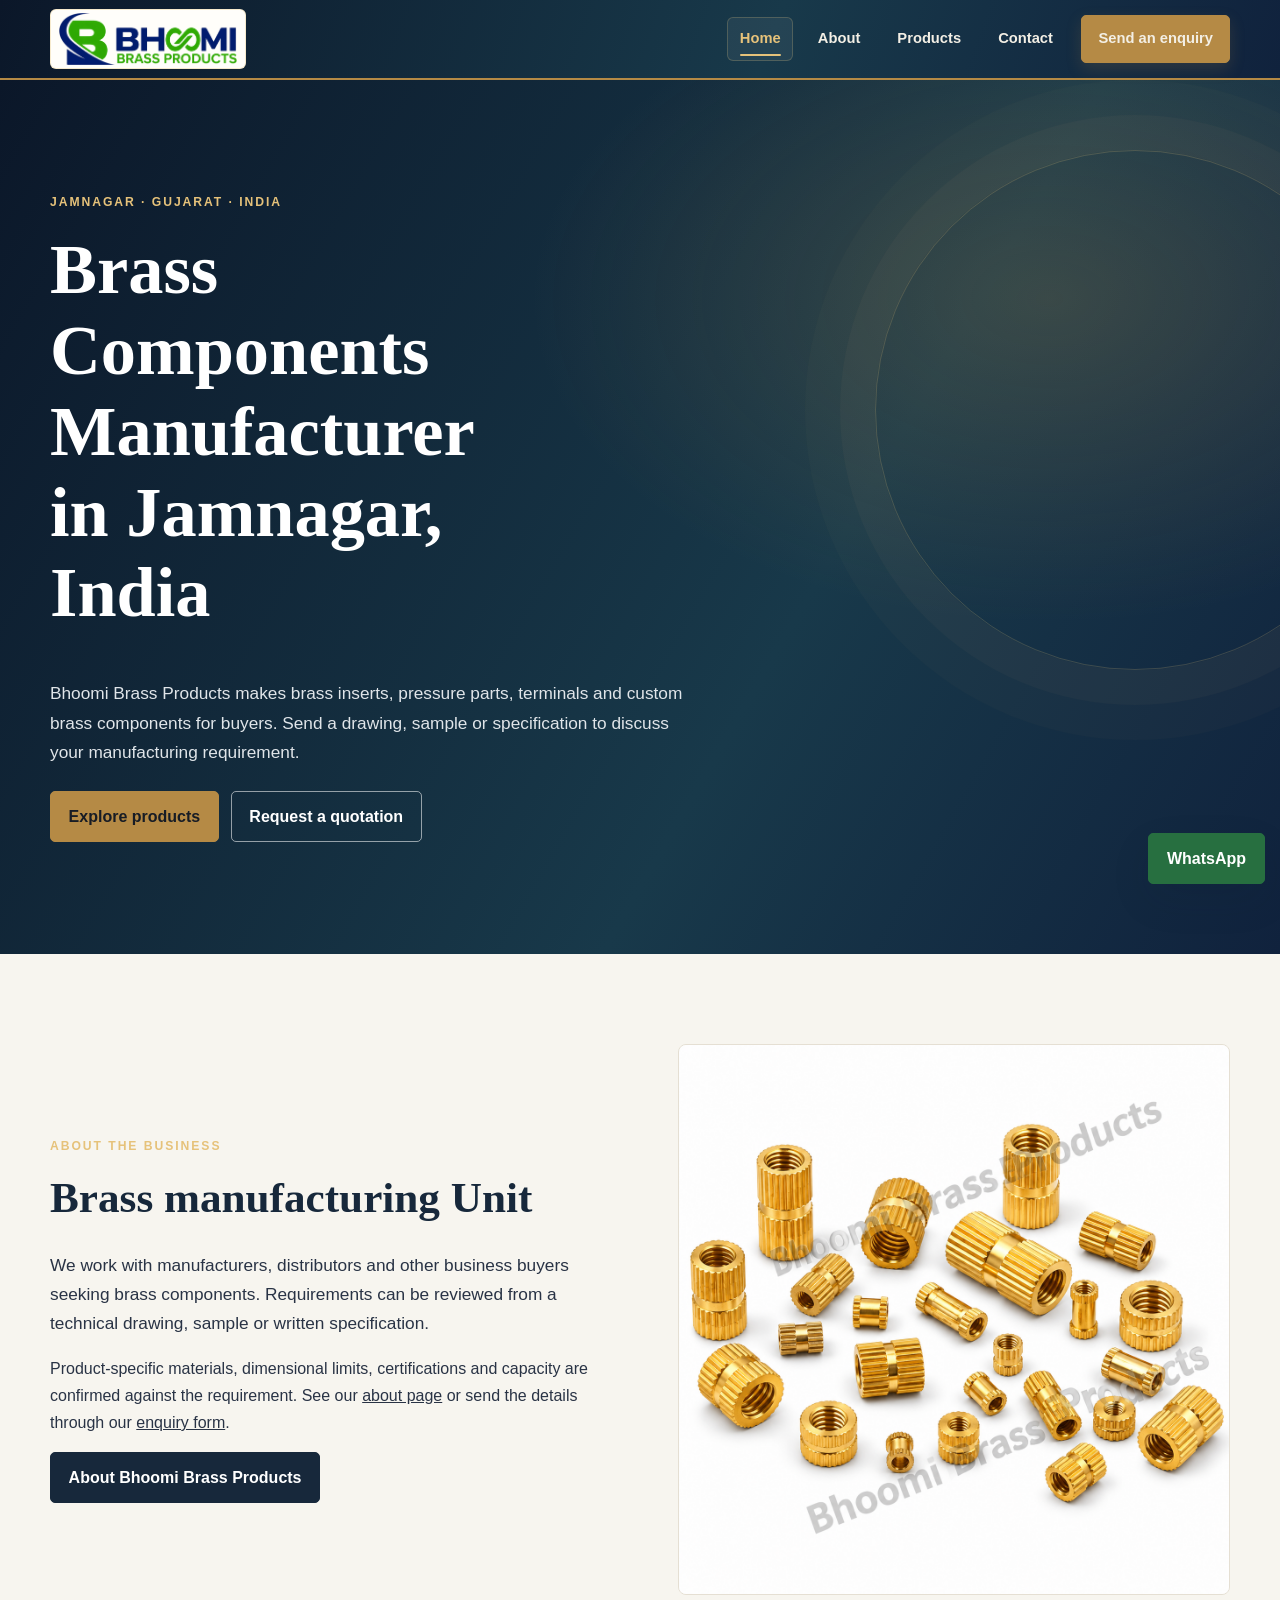
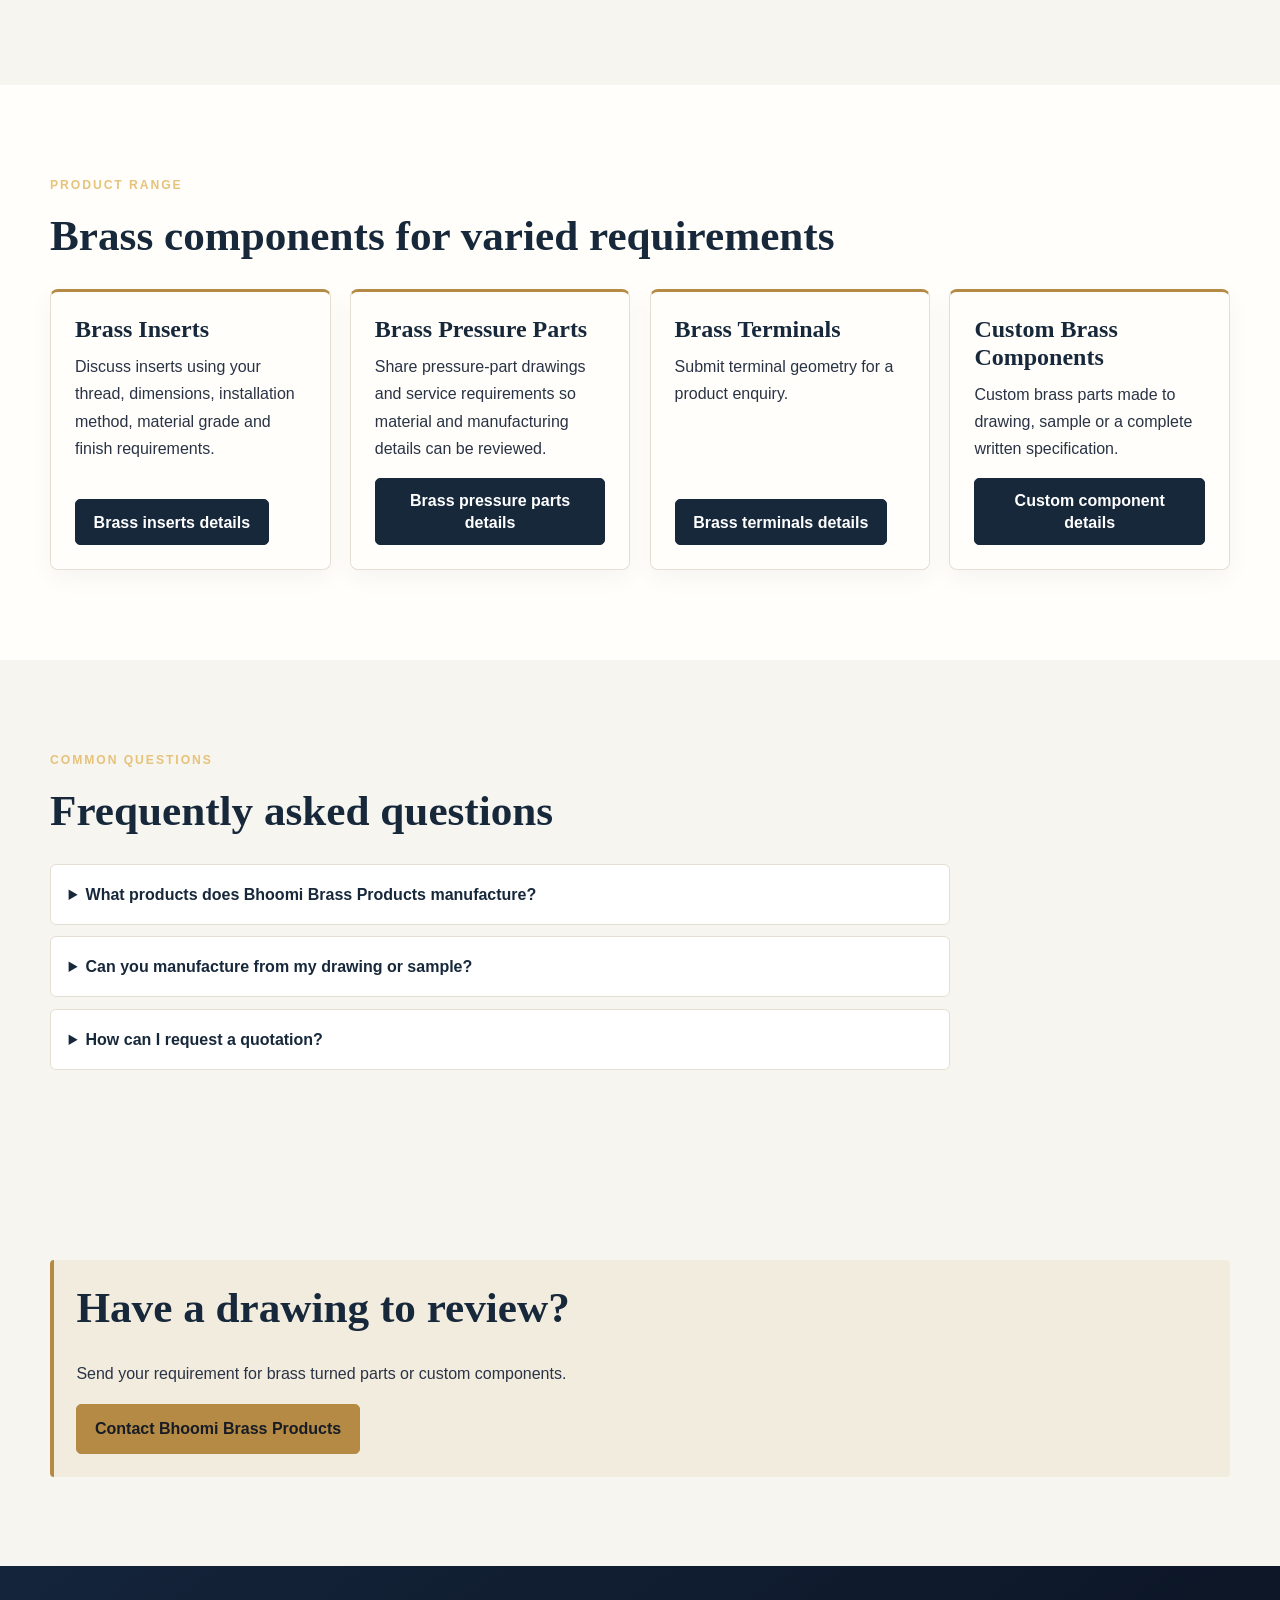
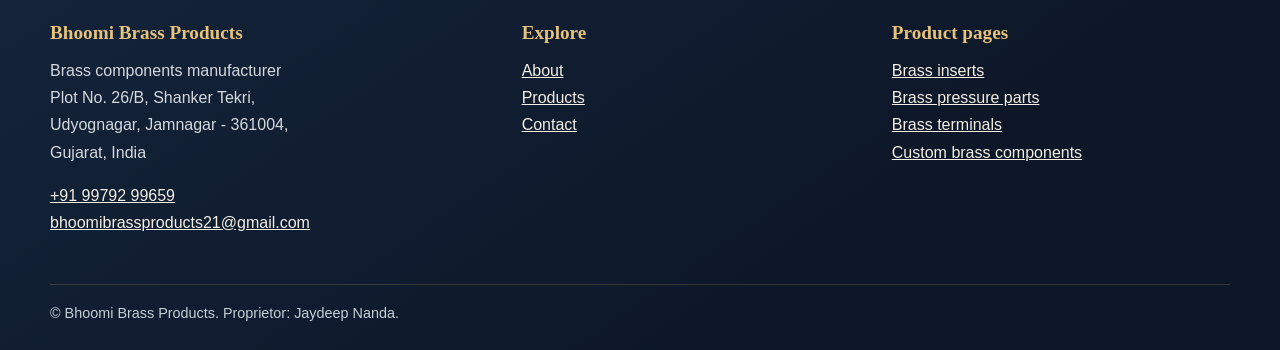
<file: index.html>
<!doctype html>
<html lang="en-IN">
<head>
  <meta charset="utf-8">
  <meta name="viewport" content="width=device-width, initial-scale=1">
  <title>Brass Components Manufacturer in Jamnagar | Bhoomi</title>
  <meta name="description" content="Bhoomi Brass Products is a brass components manufacturer in Jamnagar, India, offering inserts, pressure parts, terminals and custom parts made to drawing.">
  <link rel="canonical" href="https://bhoomibrassproducts.com/">
  <meta property="og:type" content="website">
  <meta property="og:title" content="Brass Components Manufacturer in Jamnagar | Bhoomi">
  <meta property="og:description" content="Bhoomi Brass Products is a brass components manufacturer in Jamnagar, India, offering inserts, pressure parts, terminals and custom parts made to drawing.">
  <meta property="og:url" content="https://bhoomibrassproducts.com/">
  <meta property="og:image" content="https://bhoomibrassproducts.com/images/bhoomi-brass-products-social.jpg">
  <meta property="og:image:width" content="1200"><meta property="og:image:height" content="630">
  <meta name="twitter:card" content="summary_large_image">
  <meta name="twitter:title" content="Brass Components Manufacturer in Jamnagar | Bhoomi">
  <meta name="twitter:description" content="Bhoomi Brass Products is a brass components manufacturer in Jamnagar, India, offering inserts, pressure parts, terminals and custom parts made to drawing.">
  <meta name="twitter:image" content="https://bhoomibrassproducts.com/images/bhoomi-brass-products-social.jpg">
  <link rel="preload" as="image" href="/Bhoomi-Brass-Logo.png">
  <link rel="stylesheet" href="/styles.css">
  <script type="application/ld+json">
  {
    "@context":"https://schema.org",
    "@type":"LocalBusiness",
    "name":"Bhoomi Brass Products",
    "url":"https://bhoomibrassproducts.com/",
    "logo":"https://bhoomibrassproducts.com/Bhoomi-Brass-Logo.png",
    "image":"https://bhoomibrassproducts.com/images/bhoomi-brass-products-social.jpg",
    "telephone":"+91 99792 99659",
    "email":"bhoomibrassproducts21@gmail.com",
    "taxID":"24AFWPN4892A1Z4",
    "address":{"@type":"PostalAddress","streetAddress":"Plot No. 26/B, Shanker Tekri, Udyognagar","addressLocality":"Jamnagar","addressRegion":"Gujarat","postalCode":"361004","addressCountry":"IN"},
    "sameAs":["[PLACEHOLDER: Google Business Profile URL]","[PLACEHOLDER: IndiaMART URL]","[PLACEHOLDER: LinkedIn URL]"],
    "openingHours":"[PLACEHOLDER: business days and opening hours]"
  }
  </script>
  <script type="application/ld+json">
  {"@context":"https://schema.org","@type":"FAQPage","mainEntity":[
    {"@type":"Question","name":"What brass components does Bhoomi Brass Products make?","acceptedAnswer":{"@type":"Answer","text":"The stated product range includes brass inserts, brass pressure parts, brass terminals and custom brass components made to drawing."}},
    {"@type":"Question","name":"Can I request custom brass parts made to drawing?","acceptedAnswer":{"@type":"Answer","text":"Yes. Share your drawing, sample or written specification so the requirements can be reviewed. Confirm material, dimensions, tolerances, finish and quantity in your enquiry."}},
    {"@type":"Question","name":"How can I send a manufacturing enquiry?","acceptedAnswer":{"@type":"Answer","text":"Use the contact form, call or WhatsApp. Include a drawing or sample details, material grade, dimensions, finish, quantity and delivery destination where known."}}
  ]}
  </script>
</head>
<body>
<a class="skip-link" href="#main">Skip to content</a>
<header class="site-header"><div class="wrap nav-row">
  <a class="logo" href="/" aria-label="Bhoomi Brass Products home"><img src="/Bhoomi-Brass-Logo.png" alt="Bhoomi Brass Products logo" width="1486" height="431"></a>
  <nav class="nav-menu" aria-label="Main navigation">
    <button class="nav-menu-toggle" type="button" aria-expanded="false" aria-controls="main-navigation">Menu</button>
    <div class="nav-links" id="main-navigation">
    <a href="/" aria-current="page">Home</a><a href="/about/">About</a><a href="/products/">Products</a><a href="/contact/">Contact</a><a class="button" href="/contact/">Send an enquiry</a>
    </div>
  </nav>
</div></header>
<main id="main">
  <section class="hero"><div class="wrap">
    <p class="eyebrow">Jamnagar · Gujarat · India</p>
    <h1>Brass Components Manufacturer in Jamnagar, India</h1>
    <p>Bhoomi Brass Products makes brass inserts, pressure parts, terminals and custom brass components for  buyers. Send a drawing, sample or specification to discuss your manufacturing requirement.</p>
    <div class="actions"><a class="button" href="/products/">Explore products</a><a class="button dark" href="/contact/">Request a quotation</a></div>
  </div></section>
  <section class="section"><div class="wrap split">
    <div><p class="eyebrow">About the business</p><h2>Brass manufacturing Unit</h2>
      <p class="lead">We work with manufacturers, distributors and other business buyers seeking brass components. Requirements can be reviewed from a technical drawing, sample or written specification.</p>
      <p>Product-specific materials, dimensional limits, certifications and capacity are confirmed against the requirement. See our <a href="/about/">about page</a> or send the details through our <a href="/contact/">enquiry form</a>.</p>
      <a class="button dark" href="/about/">About Bhoomi Brass Products</a>
    </div>
    <img class="product-image" src="/insert.png" alt="Brass inserts shown as an example of Bhoomi Brass Products' product range" width="1254" height="1254" loading="lazy" decoding="async">
  </div></section>
  <section class="section alt"><div class="wrap">
    <p class="eyebrow">Product range</p><h2>Brass components for varied requirements</h2>
    <div class="grid product-range-grid">
      <article class="card"><h3>Brass Inserts</h3><p>Discuss inserts using your thread, dimensions, installation method, material grade and finish requirements.</p><a href="/brass-inserts/">Brass inserts details</a></article>
      <article class="card"><h3>Brass Pressure Parts</h3><p>Share pressure-part drawings and service requirements so material and manufacturing details can be reviewed.</p><a href="/brass-pressure-parts/">Brass pressure parts details</a></article>
      <article class="card"><h3>Brass Terminals</h3><p>Submit terminal geometry for a product enquiry.</p><a href="/brass-terminals/">Brass terminals details</a></article>
      <article class="card"><h3>Custom Brass Components</h3><p>Custom brass parts made to drawing, sample or a complete written specification.</p><a href="/custom-brass-components/">Custom component details</a></article>
    </div>
  </div></section>
  <section class="section"><div class="wrap">
    <p class="eyebrow">Common questions</p><h2>Frequently asked questions</h2>
    <div class="faq-list">
      <details><summary>What products does Bhoomi Brass Products manufacture?</summary><p>The listed range is brass inserts, brass pressure parts, brass terminals and custom brass components made to drawing.</p></details>
      <details><summary>Can you manufacture from my drawing or sample?</summary><p>Share a drawing, sample details or written specification for review. Include material, dimensions, tolerances, finish and quantity where available.</p></details>
      <details><summary>How can I request a quotation?</summary><p>Use the contact form, telephone or WhatsApp. Attach or describe the drawing, material, finish, quantity and delivery destination.</p></details>
    </div>
  </div></section>
  <section class="section"><div class="wrap callout"><h2>Have a drawing to review?</h2><p>Send your requirement for brass turned parts or custom components.</p><a class="button" href="/contact/">Contact Bhoomi Brass Products</a></div></section>
</main>
<footer class="site-footer"><div class="wrap"><div class="footer-grid">
  <div><h2>Bhoomi Brass Products</h2><p>Brass components manufacturer<br>Plot No. 26/B, Shanker Tekri,<br>Udyognagar, Jamnagar - 361004,<br>Gujarat, India</p><p><a href="tel:+919979299659">+91 99792 99659</a><br><a href="mailto:bhoomibrassproducts21@gmail.com">bhoomibrassproducts21@gmail.com</a></p></div>
  <div><h2>Explore</h2><p><a href="/about/">About</a><br><a href="/products/">Products</a><br><a href="/contact/">Contact</a></p></div>
  <div><h2>Product pages</h2><p><a href="/brass-inserts/">Brass inserts</a><br><a href="/brass-pressure-parts/">Brass pressure parts</a><br><a href="/brass-terminals/">Brass terminals</a><br><a href="/custom-brass-components/">Custom brass components</a></p></div>
</div><div class="copyright">© Bhoomi Brass Products. Proprietor: Jaydeep Nanda.</div></div></footer>
<a class="button whatsapp" href="https://wa.me/919979299659" aria-label="Chat with Bhoomi Brass Products on WhatsApp">WhatsApp</a>
</body><script>const menuToggle=document.querySelector(".nav-menu-toggle"),menu=document.querySelector(".nav-menu");menuToggle?.addEventListener("click",()=>{const open=menu.classList.toggle("is-open");menuToggle.setAttribute("aria-expanded",String(open))});document.addEventListener("click",event=>{if(menu&&!menu.contains(event.target)){menu.classList.remove("is-open");menuToggle?.setAttribute("aria-expanded","false")}});</script></html>
</file>
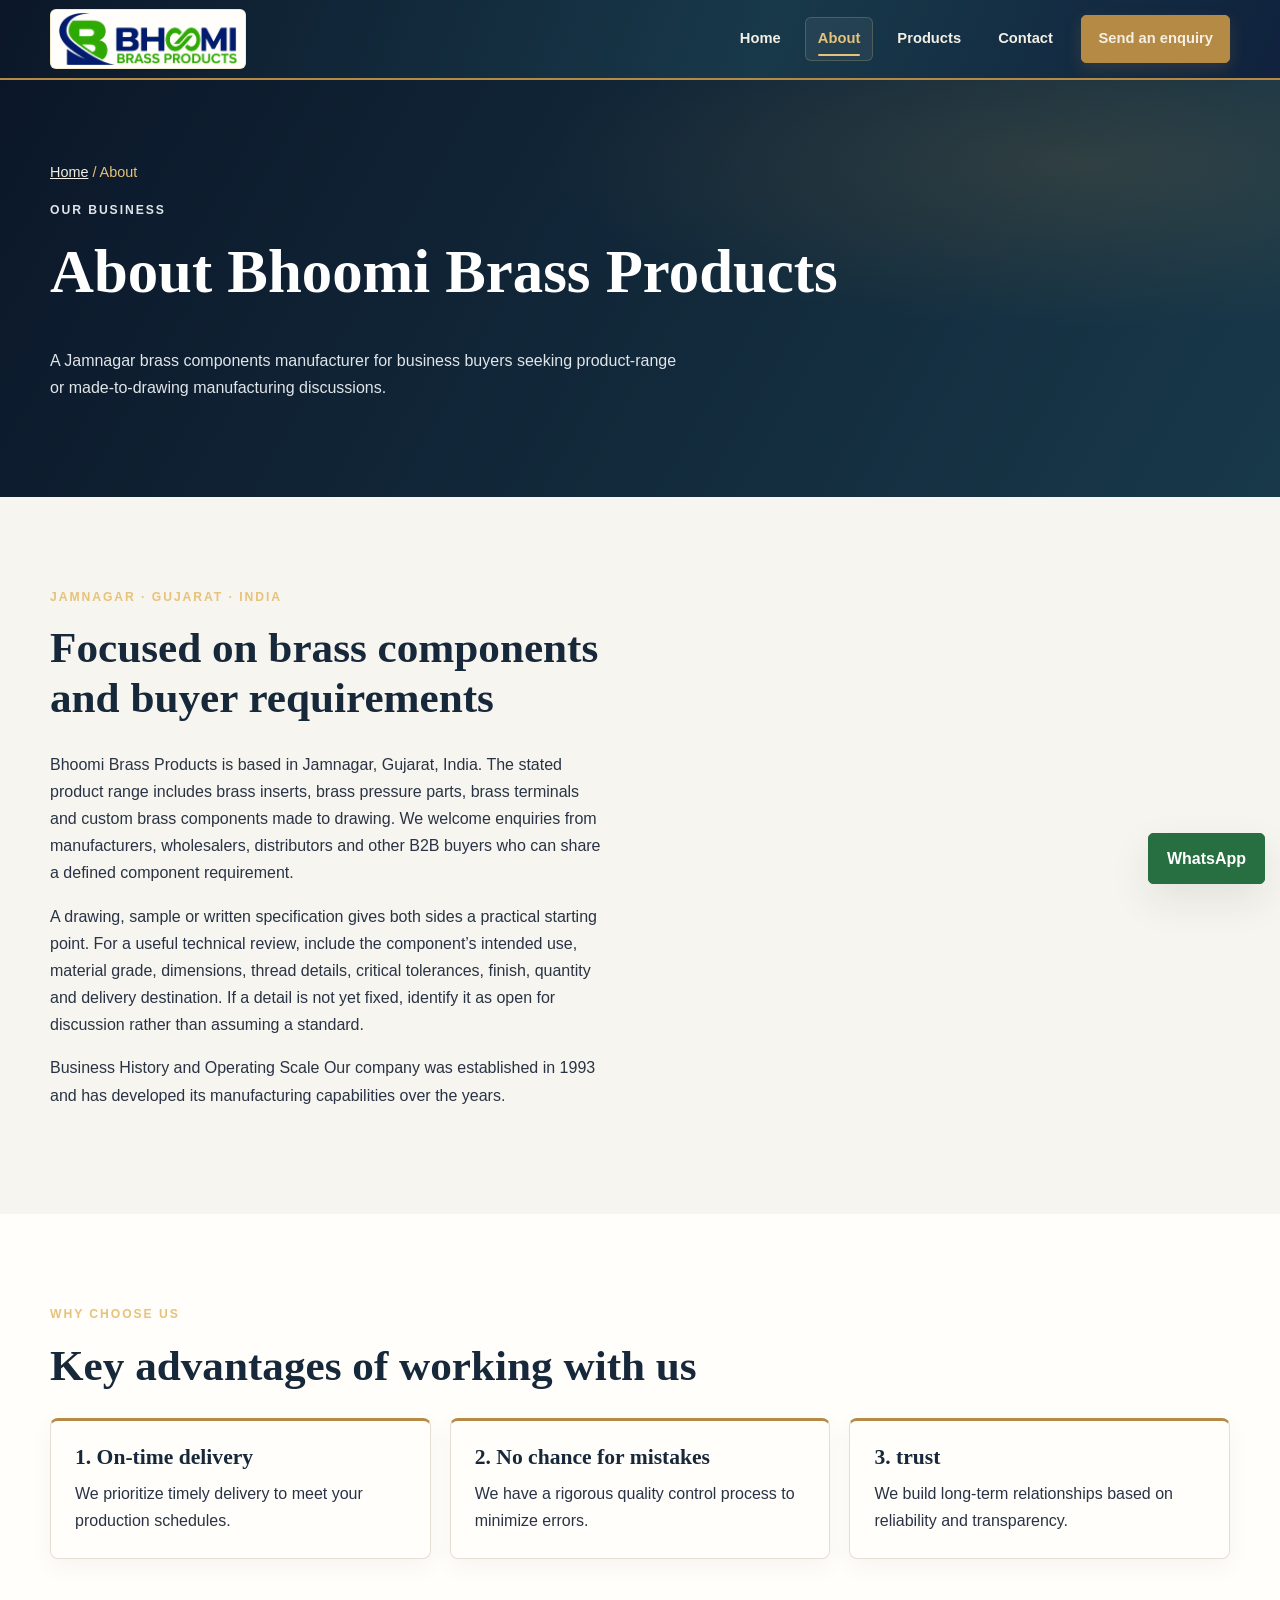
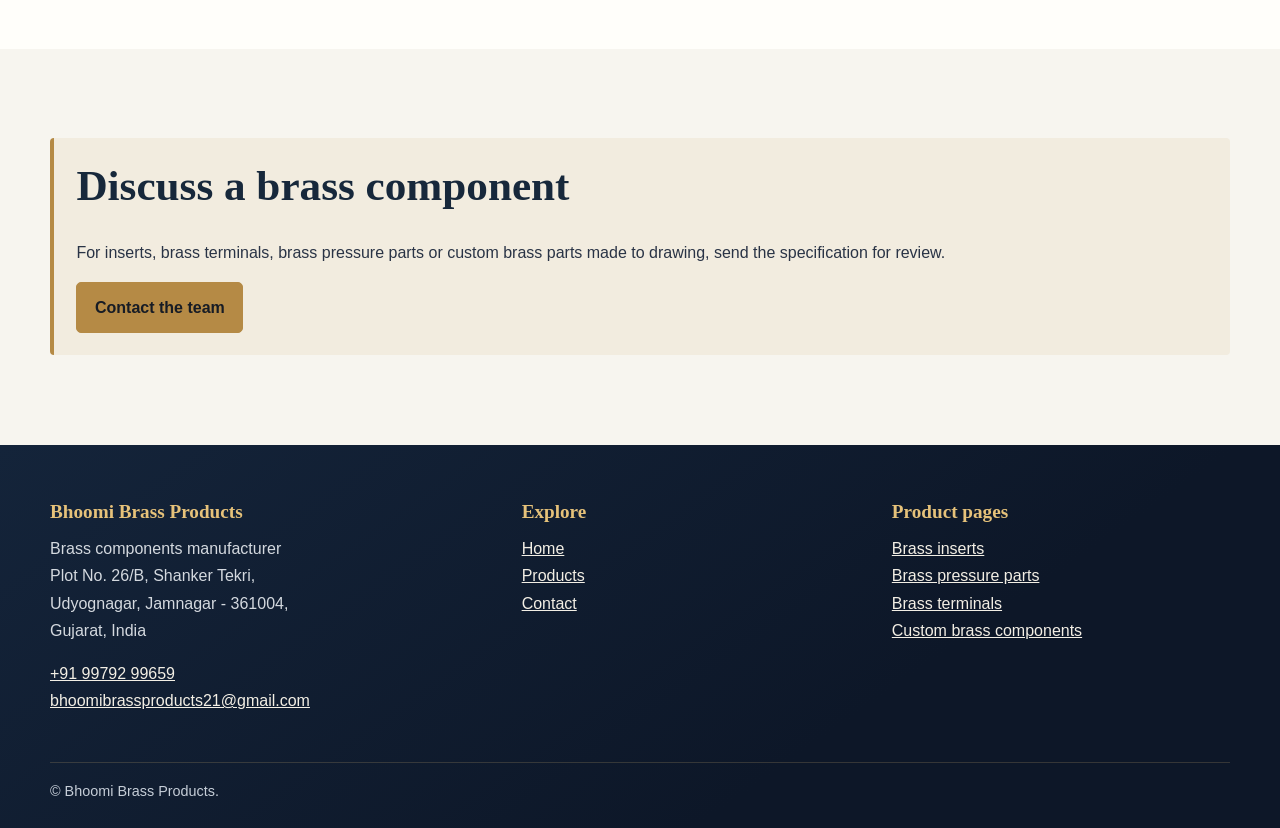
<file: about/index.html>
<!doctype html>
<html lang="en-IN">
<head>
  <meta charset="utf-8"><meta name="viewport" content="width=device-width, initial-scale=1">
  <title>About Bhoomi Brass Products | Jamnagar Manufacturer</title>
  <meta name="description" content="Meet Bhoomi Brass Products, a Jamnagar brass components manufacturer serving B2B buyers with inserts, terminals, pressure parts and made-to-drawing components.">
  <link rel="canonical" href="https://bhoomibrassproducts.com/about/">
  <meta property="og:type" content="website"><meta property="og:title" content="About Bhoomi Brass Products | Jamnagar Manufacturer">
  <meta property="og:description" content="Meet Bhoomi Brass Products, a Jamnagar brass components manufacturer serving B2B buyers with inserts, terminals, pressure parts and made-to-drawing components.">
  <meta property="og:url" content="https://bhoomibrassproducts.com/about/"><meta property="og:image" content="https://bhoomibrassproducts.com/images/bhoomi-brass-products-social.jpg"><meta property="og:image:width" content="1200"><meta property="og:image:height" content="630">
  <meta name="twitter:card" content="summary_large_image"><meta name="twitter:title" content="About Bhoomi Brass Products | Jamnagar Manufacturer"><meta name="twitter:description" content="Meet Bhoomi Brass Products, a Jamnagar brass components manufacturer serving B2B buyers with inserts, terminals, pressure parts and made-to-drawing components."><meta name="twitter:image" content="https://bhoomibrassproducts.com/images/bhoomi-brass-products-social.jpg">
  <link rel="stylesheet" href="/styles.css">
  <script type="application/ld+json">{"@context":"https://schema.org","@type":"BreadcrumbList","itemListElement":[{"@type":"ListItem","position":1,"name":"Home","item":"https://bhoomibrassproducts.com/"},{"@type":"ListItem","position":2,"name":"About","item":"https://bhoomibrassproducts.com/about/"}]}</script>
</head>
<body>
<a class="skip-link" href="#main">Skip to content</a>
<header class="site-header"><div class="wrap nav-row"><a class="logo" href="/" aria-label="Bhoomi Brass Products home"><img src="/Bhoomi-Brass-Logo.png" alt="Bhoomi Brass Products logo" width="1486" height="431"></a><nav class="nav-menu" aria-label="Main navigation"><button class="nav-menu-toggle" type="button" aria-expanded="false" aria-controls="main-navigation">Menu</button><div class="nav-links" id="main-navigation"><a href="/">Home</a><a href="/about/" aria-current="page">About</a><a href="/products/">Products</a><a href="/contact/">Contact</a><a class="button" href="/contact/">Send an enquiry</a></div></nav></div></header>
<main id="main">
  <section class="page-head"><div class="wrap"><nav class="breadcrumbs" aria-label="Breadcrumb"><a href="/">Home</a> / About</nav><p class="eyebrow">Our business</p><h1>About Bhoomi Brass Products</h1><p>A Jamnagar brass components manufacturer for business buyers seeking product-range or made-to-drawing manufacturing discussions.</p></div></section>
  <section class="section"><div class="wrap split">
    <div><p class="eyebrow">Jamnagar · Gujarat · India</p><h2>Focused on brass components and buyer requirements</h2>
      <p>Bhoomi Brass Products is based in Jamnagar, Gujarat, India. The stated product range includes brass inserts, brass pressure parts, brass terminals and custom brass components made to drawing. We welcome enquiries from manufacturers, wholesalers, distributors and other B2B buyers who can share a defined component requirement.</p>
      <p>A drawing, sample or written specification gives both sides a practical starting point. For a useful technical review, include the component’s intended use, material grade, dimensions, thread details, critical tolerances, finish, quantity and delivery destination. If a detail is not yet fixed, identify it as open for discussion rather than assuming a standard.</p>
      <p>Business History and Operating Scale
       Our company was established in 1993 and has developed its manufacturing capabilities over the years.</p>
    </div>
    <!-- ADD PHOTO: Bhoomi Brass Products factory exterior or team in Jamnagar -->
  </div></section>
  <section class="section alt"><div class="wrap"><p class="eyebrow">Why choose us</p><h2>Key advantages of working with us</h2>
    <div class="grid">
      <article class="card"><h3>1. On-time delivery</h3><p>We prioritize timely delivery to meet your production schedules.</p></article>
      <article class="card"><h3>2. No chance for mistakes</h3><p>We have a rigorous quality control process to minimize errors.</p></article>
      <article class="card"><h3>3. trust</h3><p>We build long-term relationships based on reliability and transparency.</p></article>
    </div>
  </div></section>
  <section class="section"><div class="wrap callout"><h2>Discuss a brass component</h2><p>For inserts, brass terminals, brass pressure parts or custom brass parts made to drawing, send the specification for review.</p><a class="button" href="/contact/">Contact the team</a></div></section>
</main>
<footer class="site-footer"><div class="wrap"><div class="footer-grid"><div><h2>Bhoomi Brass Products</h2><p>Brass components manufacturer<br>Plot No. 26/B, Shanker Tekri,<br>Udyognagar, Jamnagar - 361004,<br>Gujarat, India</p><p><a href="tel:+919979299659">+91 99792 99659</a><br><a href="mailto:bhoomibrassproducts21@gmail.com">bhoomibrassproducts21@gmail.com</a></p></div><div><h2>Explore</h2><p><a href="/">Home</a><br><a href="/products/">Products</a><br><a href="/contact/">Contact</a></p></div><div><h2>Product pages</h2><p><a href="/brass-inserts/">Brass inserts</a><br><a href="/brass-pressure-parts/">Brass pressure parts</a><br><a href="/brass-terminals/">Brass terminals</a><br><a href="/custom-brass-components/">Custom brass components</a></p></div></div><div class="copyright">© Bhoomi Brass Products.</div></div></footer><a class="button whatsapp" href="https://wa.me/919979299659" aria-label="Chat with Bhoomi Brass Products on WhatsApp">WhatsApp</a>
</body><script>const menuToggle=document.querySelector(".nav-menu-toggle"),menu=document.querySelector(".nav-menu");menuToggle?.addEventListener("click",()=>{const open=menu.classList.toggle("is-open");menuToggle.setAttribute("aria-expanded",String(open))});document.addEventListener("click",event=>{if(menu&&!menu.contains(event.target)){menu.classList.remove("is-open");menuToggle?.setAttribute("aria-expanded","false")}});</script></html>
</file>
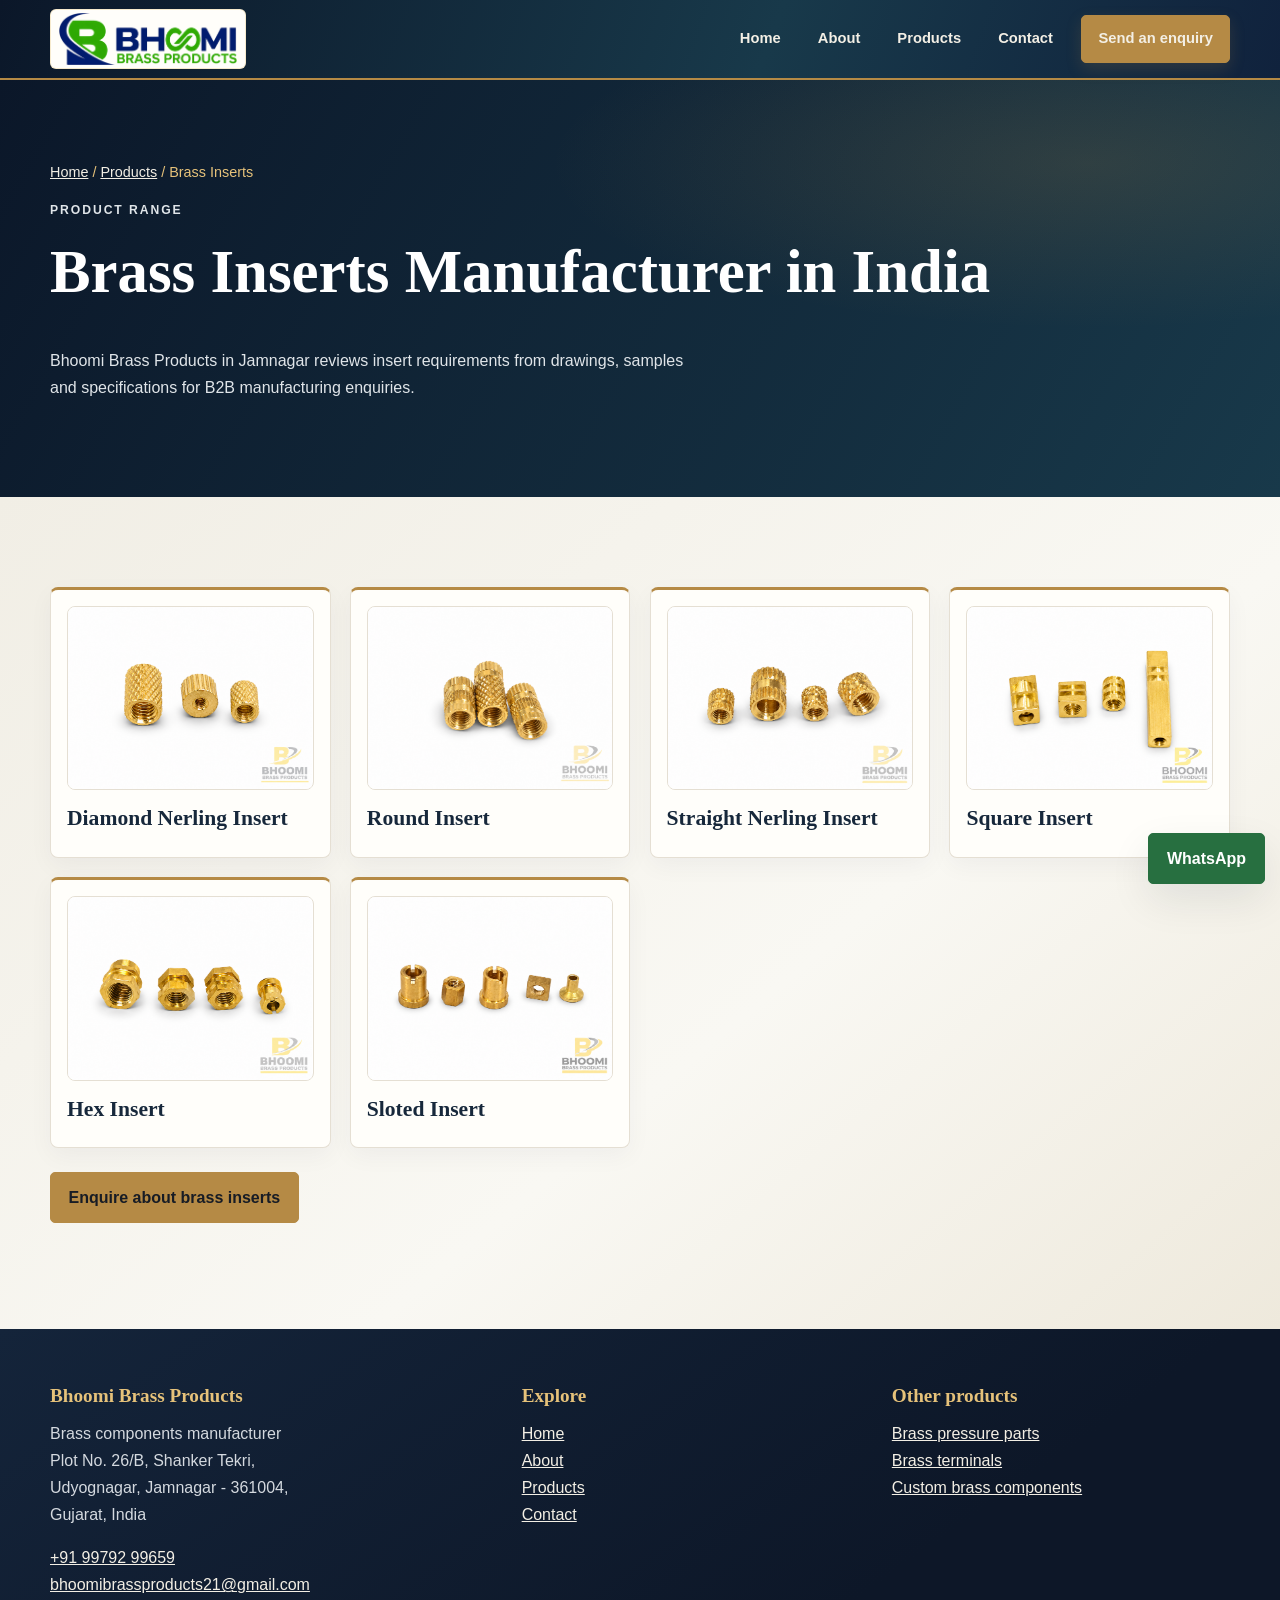
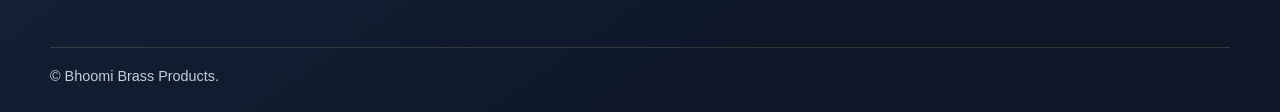
<file: brass-inserts/index.html>
<!doctype html>
<html lang="en-IN">
<head>
  <meta charset="utf-8"><meta name="viewport" content="width=device-width, initial-scale=1">
  <title>Brass Inserts Manufacturer India | Bhoomi Brass Products</title>
  <meta name="description" content="Bhoomi Brass Products makes brass inserts in Jamnagar for B2B buyers. Share a drawing, thread, material, finish and order quantity for a quotation today.">
  <link rel="canonical" href="https://bhoomibrassproducts.com/brass-inserts/">
  <meta property="og:type" content="website"><meta property="og:title" content="Brass Inserts Manufacturer India | Bhoomi Brass Products"><meta property="og:description" content="Bhoomi Brass Products makes brass inserts in Jamnagar for B2B buyers. Share a drawing, thread, material, finish and order quantity for a quotation today."><meta property="og:url" content="https://bhoomibrassproducts.com/brass-inserts/"><meta property="og:image" content="https://bhoomibrassproducts.com/images/bhoomi-brass-products-social.jpg"><meta property="og:image:width" content="1200"><meta property="og:image:height" content="630">
  <meta name="twitter:card" content="summary_large_image"><meta name="twitter:title" content="Brass Inserts Manufacturer India | Bhoomi Brass Products"><meta name="twitter:description" content="Bhoomi Brass Products makes brass inserts in Jamnagar for B2B buyers. Share a drawing, thread, material, finish and order quantity for a quotation today."><meta name="twitter:image" content="https://bhoomibrassproducts.com/images/bhoomi-brass-products-social.jpg">
  <link rel="stylesheet" href="/styles.css">
  <script type="application/ld+json">{"@context":"https://schema.org","@type":"BreadcrumbList","itemListElement":[{"@type":"ListItem","position":1,"name":"Home","item":"https://bhoomibrassproducts.com/"},{"@type":"ListItem","position":2,"name":"Products","item":"https://bhoomibrassproducts.com/products/"},{"@type":"ListItem","position":3,"name":"Brass Inserts","item":"https://bhoomibrassproducts.com/brass-inserts/"}]}</script>
  <script type="application/ld+json">{"@context":"https://schema.org","@type":"ItemList","name":"Brass inserts manufactured by Bhoomi Brass Products","itemListElement":[{"@type":"ListItem","position":1,"name":"Brass Insert 1"},{"@type":"ListItem","position":2,"name":"Brass Insert 2"},{"@type":"ListItem","position":3,"name":"Brass Insert 3"},{"@type":"ListItem","position":4,"name":"Brass Insert 4"},{"@type":"ListItem","position":5,"name":"Brass Insert 5"},{"@type":"ListItem","position":6,"name":"Brass Insert 6"}]}</script>
</head>
<body><a class="skip-link" href="#main">Skip to content</a>
<header class="site-header"><div class="wrap nav-row"><a class="logo" href="/" aria-label="Bhoomi Brass Products home"><img src="/Bhoomi-Brass-Logo.png" alt="Bhoomi Brass Products logo" width="1486" height="431"></a><nav class="nav-menu" aria-label="Main navigation"><button class="nav-menu-toggle" type="button" aria-expanded="false" aria-controls="main-navigation">Menu</button><div class="nav-links" id="main-navigation"><a href="/">Home</a><a href="/about/">About</a><a href="/products/">Products</a><a href="/contact/">Contact</a><a class="button" href="/contact/">Send an enquiry</a></div></nav></div></header>
<main id="main">
<section class="page-head"><div class="wrap"><nav class="breadcrumbs" aria-label="Breadcrumb"><a href="/">Home</a> / <a href="/products/">Products</a> / Brass Inserts</nav><p class="eyebrow">Product range</p><h1>Brass Inserts Manufacturer in India</h1><p>Bhoomi Brass Products in Jamnagar reviews insert requirements from drawings, samples and specifications for B2B manufacturing enquiries.</p></div></section>
<section class="section section-tint" aria-label="Brass inserts"><div class="wrap">
  <div class="grid product-gallery">
    <article class="card product-card"><img class="product-image" src="/brass-inserts/insert1.png" alt="Brass insert 1" loading="lazy" decoding="async"><h3>Diamond Nerling Insert</h3></article>
    <article class="card product-card"><img class="product-image" src="/brass-inserts/insert2.png" alt="Brass insert 2" loading="lazy" decoding="async"><h3>Round Insert</h3></article>
    <article class="card product-card"><img class="product-image" src="/brass-inserts/insert3.png" alt="Brass insert 3" loading="lazy" decoding="async"><h3>Straight Nerling Insert</h3></article>
    <article class="card product-card"><img class="product-image" src="/brass-inserts/insert4.png" alt="Brass insert 4" loading="lazy" decoding="async"><h3>Square Insert</h3></article>
    <article class="card product-card"><img class="product-image" src="/brass-inserts/insert5.png" alt="Brass insert 5" loading="lazy" decoding="async"><h3>Hex Insert</h3></article>
    <article class="card product-card"><img class="product-image" src="/brass-inserts/insert%206.png" alt="Brass insert 6" loading="lazy" decoding="async"><h3>Sloted Insert</h3></article>
  </div>
  <p class="actions"><a class="button" href="/contact/">Enquire about brass inserts</a></p>
</div></section>
</main>
<footer class="site-footer"><div class="wrap"><div class="footer-grid"><div><h2>Bhoomi Brass Products</h2><p>Brass components manufacturer<br>Plot No. 26/B, Shanker Tekri,<br>Udyognagar, Jamnagar - 361004,<br>Gujarat, India</p><p><a href="tel:+919979299659">+91 99792 99659</a><br><a href="mailto:bhoomibrassproducts21@gmail.com">bhoomibrassproducts21@gmail.com</a></p></div><div><h2>Explore</h2><p><a href="/">Home</a><br><a href="/about/">About</a><br><a href="/products/">Products</a><br><a href="/contact/">Contact</a></p></div><div><h2>Other products</h2><p><a href="/brass-pressure-parts/">Brass pressure parts</a><br><a href="/brass-terminals/">Brass terminals</a><br><a href="/custom-brass-components/">Custom brass components</a></p></div></div><div class="copyright">© Bhoomi Brass Products.</div></div></footer><a class="button whatsapp" href="https://wa.me/919979299659" aria-label="Chat with Bhoomi Brass Products on WhatsApp">WhatsApp</a>
</body><script>const menuToggle=document.querySelector(".nav-menu-toggle"),menu=document.querySelector(".nav-menu");menuToggle?.addEventListener("click",()=>{const open=menu.classList.toggle("is-open");menuToggle.setAttribute("aria-expanded",String(open))});document.addEventListener("click",event=>{if(menu&&!menu.contains(event.target)){menu.classList.remove("is-open");menuToggle?.setAttribute("aria-expanded","false")}});</script></html>
</file>
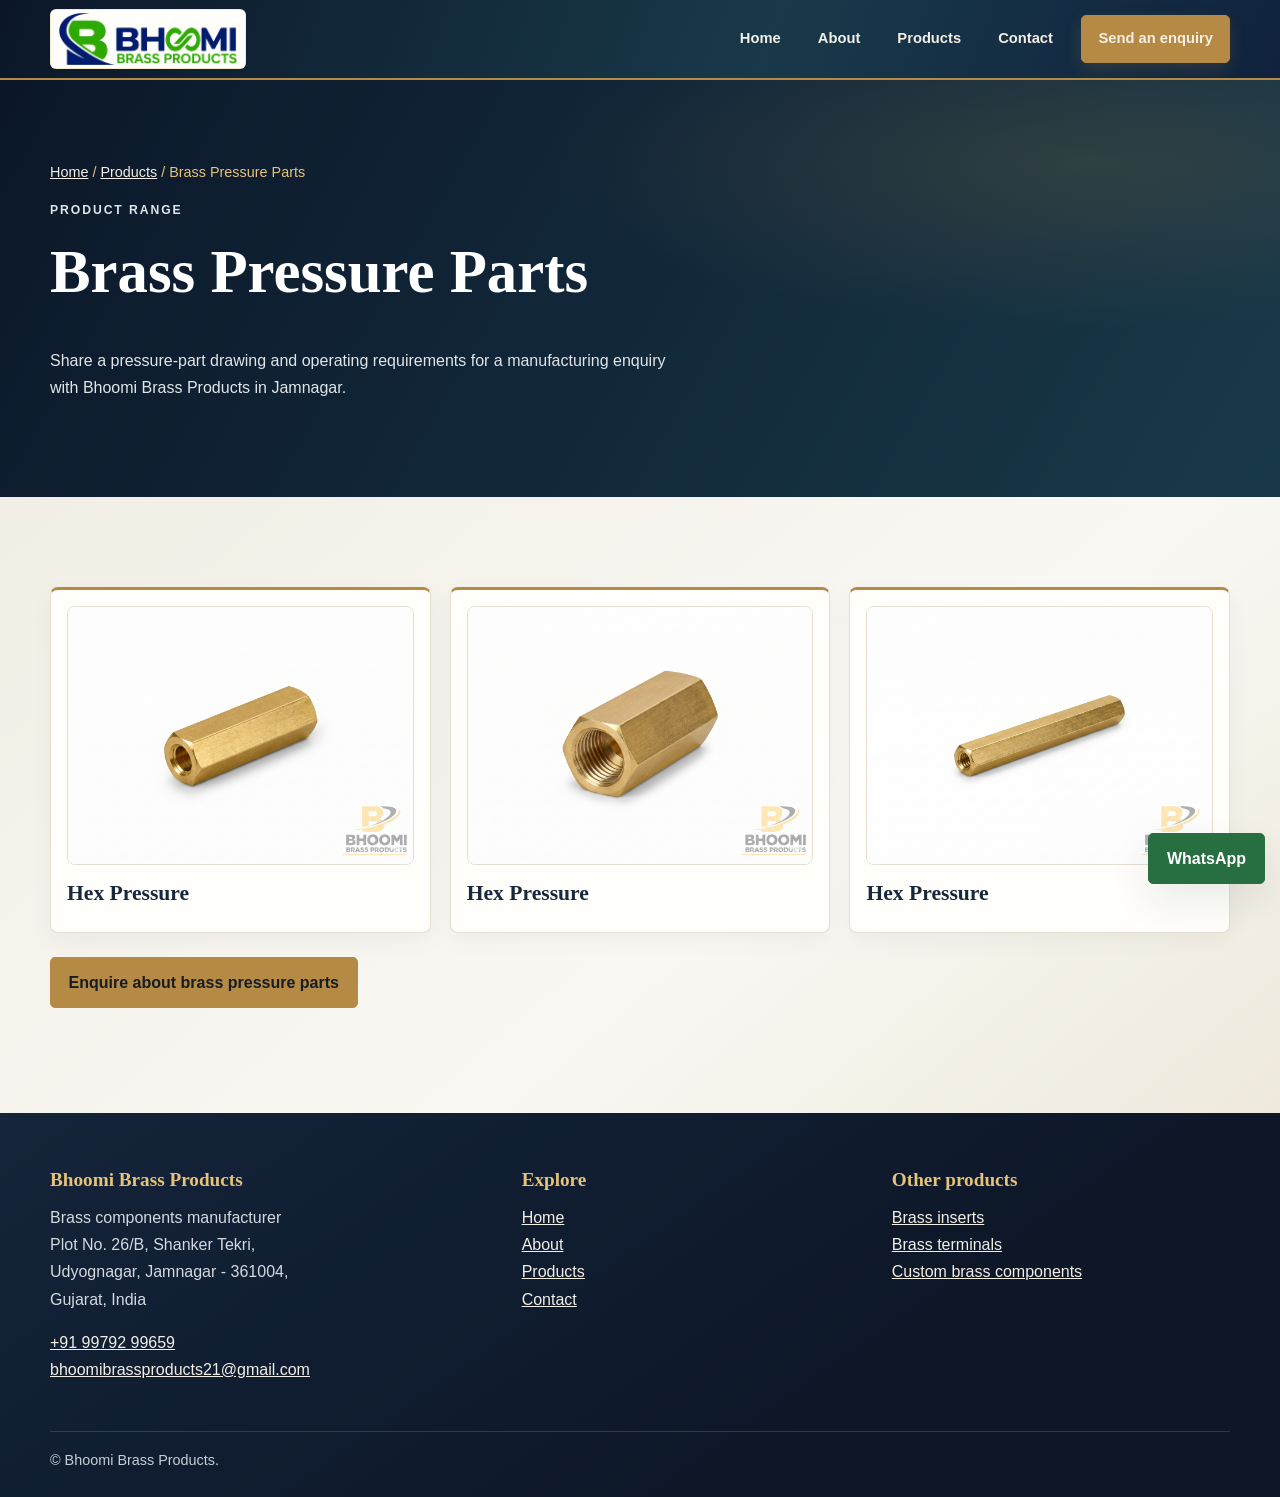
<file: brass-pressure-parts/index.html>
<!doctype html>
<html lang="en-IN">
<head>
  <meta charset="utf-8"><meta name="viewport" content="width=device-width, initial-scale=1">
  <title>Brass Pressure Parts | Bhoomi Brass Products</title>
  <meta name="description" content="Source brass pressure parts from Bhoomi Brass Products, Jamnagar. Send your drawing, material grade, pressure service, finish and order quantity for review.">
  <link rel="canonical" href="https://bhoomibrassproducts.com/brass-pressure-parts/">
  <meta property="og:type" content="website"><meta property="og:title" content="Brass Pressure Parts | Bhoomi Brass Products"><meta property="og:description" content="Source brass pressure parts from Bhoomi Brass Products, Jamnagar. Send your drawing, material grade, pressure service, finish and order quantity for review."><meta property="og:url" content="https://bhoomibrassproducts.com/brass-pressure-parts/"><meta property="og:image" content="https://bhoomibrassproducts.com/images/bhoomi-brass-products-social.jpg"><meta property="og:image:width" content="1200"><meta property="og:image:height" content="630">
  <meta name="twitter:card" content="summary_large_image"><meta name="twitter:title" content="Brass Pressure Parts | Bhoomi Brass Products"><meta name="twitter:description" content="Source brass pressure parts from Bhoomi Brass Products, Jamnagar. Send your drawing, material grade, pressure service, finish and order quantity for review."><meta name="twitter:image" content="https://bhoomibrassproducts.com/images/bhoomi-brass-products-social.jpg">
  <link rel="stylesheet" href="/styles.css">
  <script type="application/ld+json">{"@context":"https://schema.org","@type":"BreadcrumbList","itemListElement":[{"@type":"ListItem","position":1,"name":"Home","item":"https://bhoomibrassproducts.com/"},{"@type":"ListItem","position":2,"name":"Products","item":"https://bhoomibrassproducts.com/products/"},{"@type":"ListItem","position":3,"name":"Brass Pressure Parts","item":"https://bhoomibrassproducts.com/brass-pressure-parts/"}]}</script>
  <script type="application/ld+json">{"@context":"https://schema.org","@type":"ItemList","name":"Brass pressure parts manufactured by Bhoomi Brass Products","itemListElement":[{"@type":"ListItem","position":1,"name":"Brass Pressure Part 1"},{"@type":"ListItem","position":2,"name":"Brass Pressure Part 2"},{"@type":"ListItem","position":3,"name":"Brass Pressure Part 3"}]}</script>
</head>
<body><a class="skip-link" href="#main">Skip to content</a>
<header class="site-header"><div class="wrap nav-row"><a class="logo" href="/" aria-label="Bhoomi Brass Products home"><img src="/Bhoomi-Brass-Logo.png" alt="Bhoomi Brass Products logo" width="1486" height="431"></a><nav class="nav-menu" aria-label="Main navigation"><button class="nav-menu-toggle" type="button" aria-expanded="false" aria-controls="main-navigation">Menu</button><div class="nav-links" id="main-navigation"><a href="/">Home</a><a href="/about/">About</a><a href="/products/">Products</a><a href="/contact/">Contact</a><a class="button" href="/contact/">Send an enquiry</a></div></nav></div></header>
<main id="main">
<section class="page-head"><div class="wrap"><nav class="breadcrumbs" aria-label="Breadcrumb"><a href="/">Home</a> / <a href="/products/">Products</a> / Brass Pressure Parts</nav><p class="eyebrow">Product range</p><h1>Brass Pressure Parts</h1><p>Share a pressure-part drawing and operating requirements for a manufacturing enquiry with Bhoomi Brass Products in Jamnagar.</p></div></section>
<section class="section section-tint" aria-label="Brass pressure parts"><div class="wrap">
  <div class="grid product-gallery">
    <article class="card product-card"><img class="product-image" src="/brass-pressure-parts/1pre.png" alt="Hex Pressure" loading="lazy" decoding="async"><h3>Hex Pressure </h3></article>
    <article class="card product-card"><img class="product-image" src="/brass-pressure-parts/2pre.png" alt="Hex Pressure" loading="lazy" decoding="async"><h3>Hex Pressure </h3></article>
    <article class="card product-card"><img class="product-image" src="/brass-pressure-parts/3pre.png" alt="Hex Pressure" loading="lazy" decoding="async"><h3>Hex Pressure </h3></article>
  </div>
  <p class="actions"><a class="button" href="/contact/">Enquire about brass pressure parts</a></p>
</div></section>
</main>
<footer class="site-footer"><div class="wrap"><div class="footer-grid"><div><h2>Bhoomi Brass Products</h2><p>Brass components manufacturer<br>Plot No. 26/B, Shanker Tekri,<br>Udyognagar, Jamnagar - 361004,<br>Gujarat, India</p><p><a href="tel:+919979299659">+91 99792 99659</a><br><a href="mailto:bhoomibrassproducts21@gmail.com">bhoomibrassproducts21@gmail.com</a></p></div><div><h2>Explore</h2><p><a href="/">Home</a><br><a href="/about/">About</a><br><a href="/products/">Products</a><br><a href="/contact/">Contact</a></p></div><div><h2>Other products</h2><p><a href="/brass-inserts/">Brass inserts</a><br><a href="/brass-terminals/">Brass terminals</a><br><a href="/custom-brass-components/">Custom brass components</a></p></div></div><div class="copyright">© Bhoomi Brass Products.</div></div></footer><a class="button whatsapp" href="https://wa.me/919979299659" aria-label="Chat with Bhoomi Brass Products on WhatsApp">WhatsApp</a>
</body><script>const menuToggle=document.querySelector(".nav-menu-toggle"),menu=document.querySelector(".nav-menu");menuToggle?.addEventListener("click",()=>{const open=menu.classList.toggle("is-open");menuToggle.setAttribute("aria-expanded",String(open))});document.addEventListener("click",event=>{if(menu&&!menu.contains(event.target)){menu.classList.remove("is-open");menuToggle?.setAttribute("aria-expanded","false")}});</script></html>
</file>
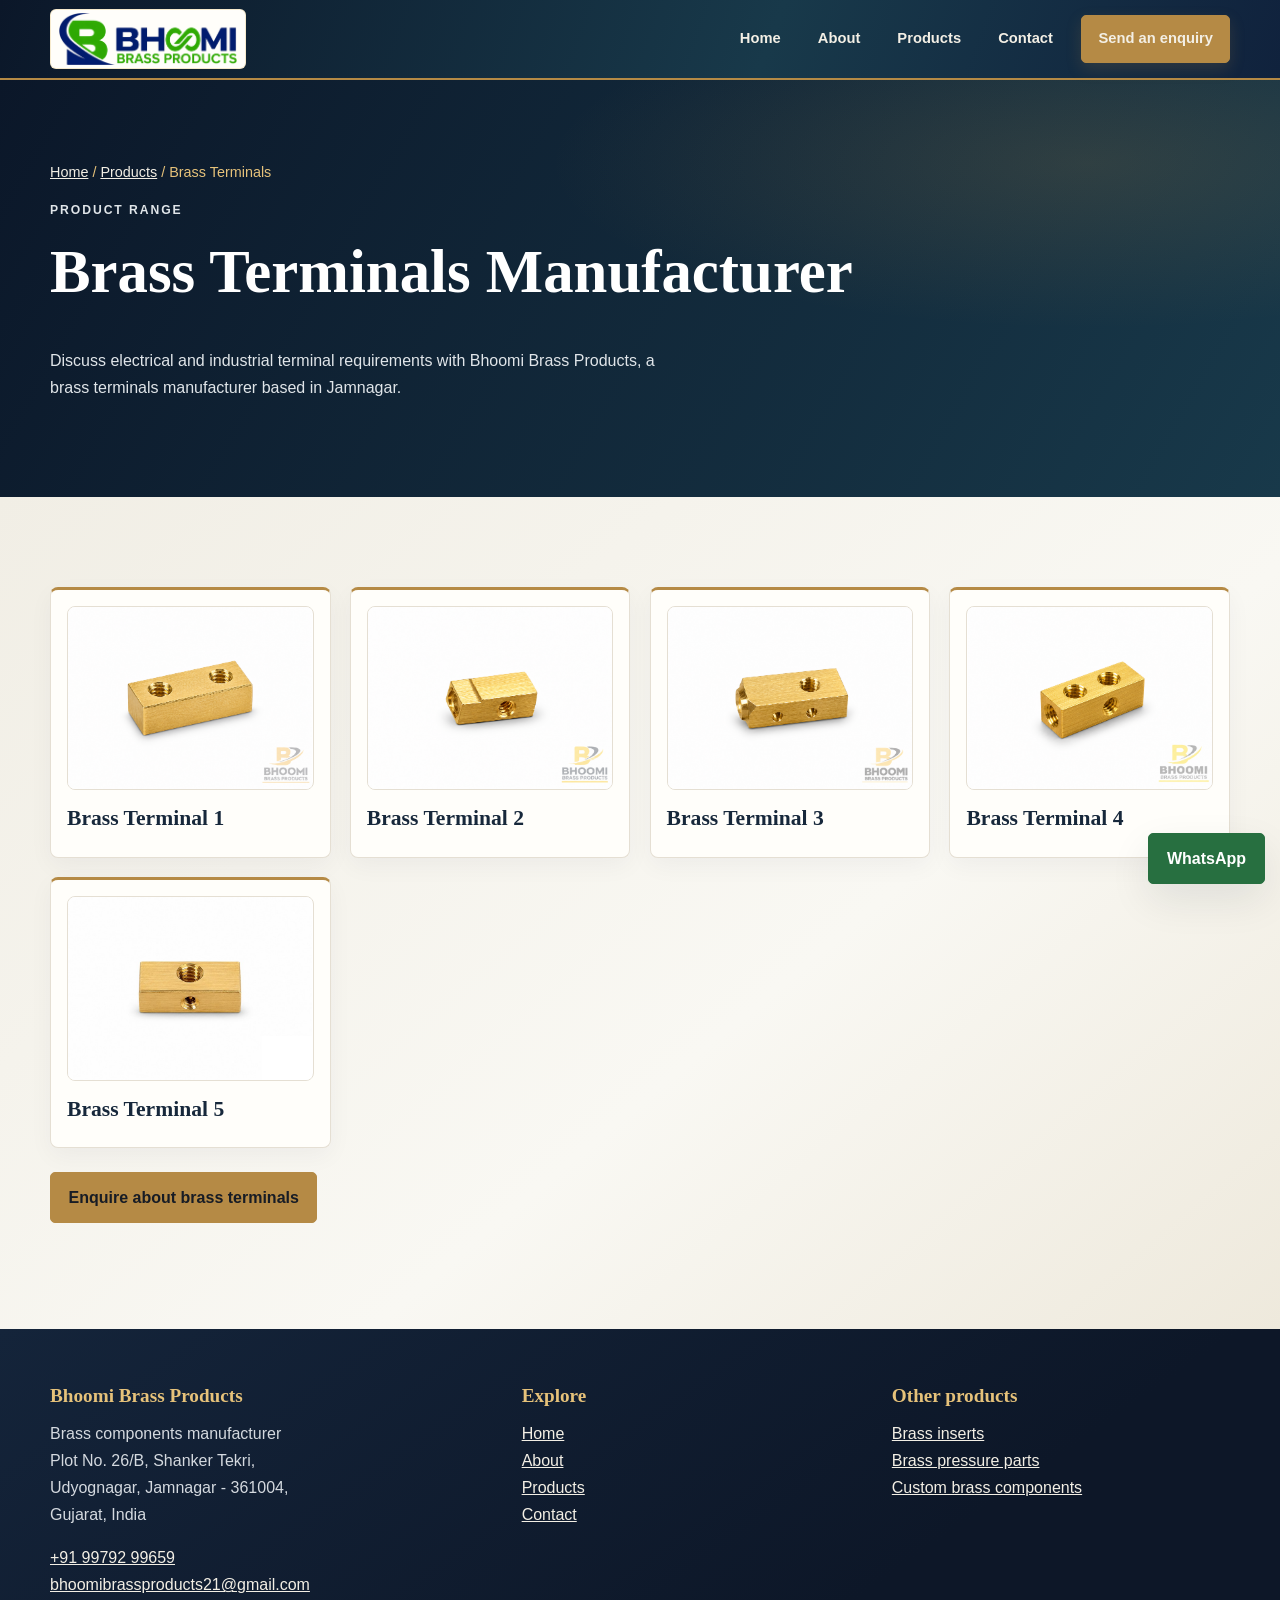
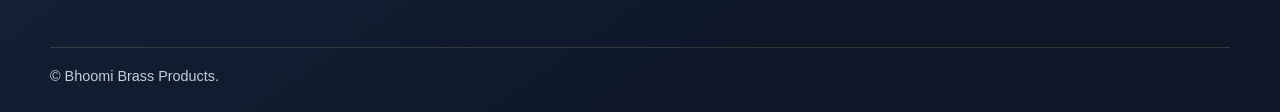
<file: brass-terminals/index.html>
<!doctype html>
<html lang="en-IN">
<head>
  <meta charset="utf-8"><meta name="viewport" content="width=device-width, initial-scale=1">
  <title>Brass Terminals Manufacturer | Bhoomi Brass Products</title>
  <meta name="description" content="Bhoomi Brass Products is a brass terminals manufacturer in Jamnagar. Send terminal drawings, material, thread, finish and quantities for B2B review now.">
  <link rel="canonical" href="https://bhoomibrassproducts.com/brass-terminals/">
  <meta property="og:type" content="website"><meta property="og:title" content="Brass Terminals Manufacturer | Bhoomi Brass Products"><meta property="og:description" content="Bhoomi Brass Products is a brass terminals manufacturer in Jamnagar. Send terminal drawings, material, thread, finish and quantities for B2B review now."><meta property="og:url" content="https://bhoomibrassproducts.com/brass-terminals/"><meta property="og:image" content="https://bhoomibrassproducts.com/images/bhoomi-brass-products-social.jpg"><meta property="og:image:width" content="1200"><meta property="og:image:height" content="630">
  <meta name="twitter:card" content="summary_large_image"><meta name="twitter:title" content="Brass Terminals Manufacturer | Bhoomi Brass Products"><meta name="twitter:description" content="Bhoomi Brass Products is a brass terminals manufacturer in Jamnagar. Send terminal drawings, material, thread, finish and quantities for B2B review now."><meta name="twitter:image" content="https://bhoomibrassproducts.com/images/bhoomi-brass-products-social.jpg">
  <link rel="stylesheet" href="/styles.css">
  <script type="application/ld+json">{"@context":"https://schema.org","@type":"BreadcrumbList","itemListElement":[{"@type":"ListItem","position":1,"name":"Home","item":"https://bhoomibrassproducts.com/"},{"@type":"ListItem","position":2,"name":"Products","item":"https://bhoomibrassproducts.com/products/"},{"@type":"ListItem","position":3,"name":"Brass Terminals","item":"https://bhoomibrassproducts.com/brass-terminals/"}]}</script>
  <script type="application/ld+json">{"@context":"https://schema.org","@type":"ItemList","name":"Brass terminals manufactured by Bhoomi Brass Products","itemListElement":[{"@type":"ListItem","position":1,"name":"Brass Terminal 1"},{"@type":"ListItem","position":2,"name":"Brass Terminal 2"},{"@type":"ListItem","position":3,"name":"Brass Terminal 3"},{"@type":"ListItem","position":4,"name":"Brass Terminal 4"},{"@type":"ListItem","position":5,"name":"Brass Terminal 5"}]}</script>
</head>
<body><a class="skip-link" href="#main">Skip to content</a>
<header class="site-header"><div class="wrap nav-row"><a class="logo" href="/" aria-label="Bhoomi Brass Products home"><img src="/Bhoomi-Brass-Logo.png" alt="Bhoomi Brass Products logo" width="1486" height="431"></a><nav class="nav-menu" aria-label="Main navigation"><button class="nav-menu-toggle" type="button" aria-expanded="false" aria-controls="main-navigation">Menu</button><div class="nav-links" id="main-navigation"><a href="/">Home</a><a href="/about/">About</a><a href="/products/">Products</a><a href="/contact/">Contact</a><a class="button" href="/contact/">Send an enquiry</a></div></nav></div></header>
<main id="main">
<section class="page-head"><div class="wrap"><nav class="breadcrumbs" aria-label="Breadcrumb"><a href="/">Home</a> / <a href="/products/">Products</a> / Brass Terminals</nav><p class="eyebrow">Product range</p><h1>Brass Terminals Manufacturer</h1><p>Discuss electrical and industrial terminal requirements with Bhoomi Brass Products, a brass terminals manufacturer based in Jamnagar.</p></div></section>
<section class="section section-tint" aria-label="Brass terminals"><div class="wrap">
  <div class="grid product-gallery">
    <article class="card product-card"><img class="product-image" src="/brass-terminals/1ter.png" alt="Square terminal 1" loading="lazy" decoding="async"><h3>Brass Terminal 1</h3></article>
    <article class="card product-card"><img class="product-image" src="/brass-terminals/2ter.png" alt="Square terminal 2" loading="lazy" decoding="async"><h3>Brass Terminal 2</h3></article>
    <article class="card product-card"><img class="product-image" src="/brass-terminals/3ter.png" alt="Square terminal 3" loading="lazy" decoding="async"><h3>Brass Terminal 3</h3></article>
    <article class="card product-card"><img class="product-image" src="/brass-terminals/4ter.png" alt="Square terminal 4" loading="lazy" decoding="async"><h3>Brass Terminal 4</h3></article>
    <article class="card product-card"><img class="product-image" src="/brass-terminals/5ter.jpg" alt="Square terminal 5" loading="lazy" decoding="async"><h3>Brass Terminal 5</h3></article>
  </div>
  <p class="actions"><a class="button" href="/contact/">Enquire about brass terminals</a></p>
</div></section>
</main>
<footer class="site-footer"><div class="wrap"><div class="footer-grid"><div><h2>Bhoomi Brass Products</h2><p>Brass components manufacturer<br>Plot No. 26/B, Shanker Tekri,<br>Udyognagar, Jamnagar - 361004,<br>Gujarat, India</p><p><a href="tel:+919979299659">+91 99792 99659</a><br><a href="mailto:bhoomibrassproducts21@gmail.com">bhoomibrassproducts21@gmail.com</a></p></div><div><h2>Explore</h2><p><a href="/">Home</a><br><a href="/about/">About</a><br><a href="/products/">Products</a><br><a href="/contact/">Contact</a></p></div><div><h2>Other products</h2><p><a href="/brass-inserts/">Brass inserts</a><br><a href="/brass-pressure-parts/">Brass pressure parts</a><br><a href="/custom-brass-components/">Custom brass components</a></p></div></div><div class="copyright">© Bhoomi Brass Products.</div></div></footer><a class="button whatsapp" href="https://wa.me/919979299659" aria-label="Chat with Bhoomi Brass Products on WhatsApp">WhatsApp</a>
</body><script>const menuToggle=document.querySelector(".nav-menu-toggle"),menu=document.querySelector(".nav-menu");menuToggle?.addEventListener("click",()=>{const open=menu.classList.toggle("is-open");menuToggle.setAttribute("aria-expanded",String(open))});document.addEventListener("click",event=>{if(menu&&!menu.contains(event.target)){menu.classList.remove("is-open");menuToggle?.setAttribute("aria-expanded","false")}});</script></html>
</file>
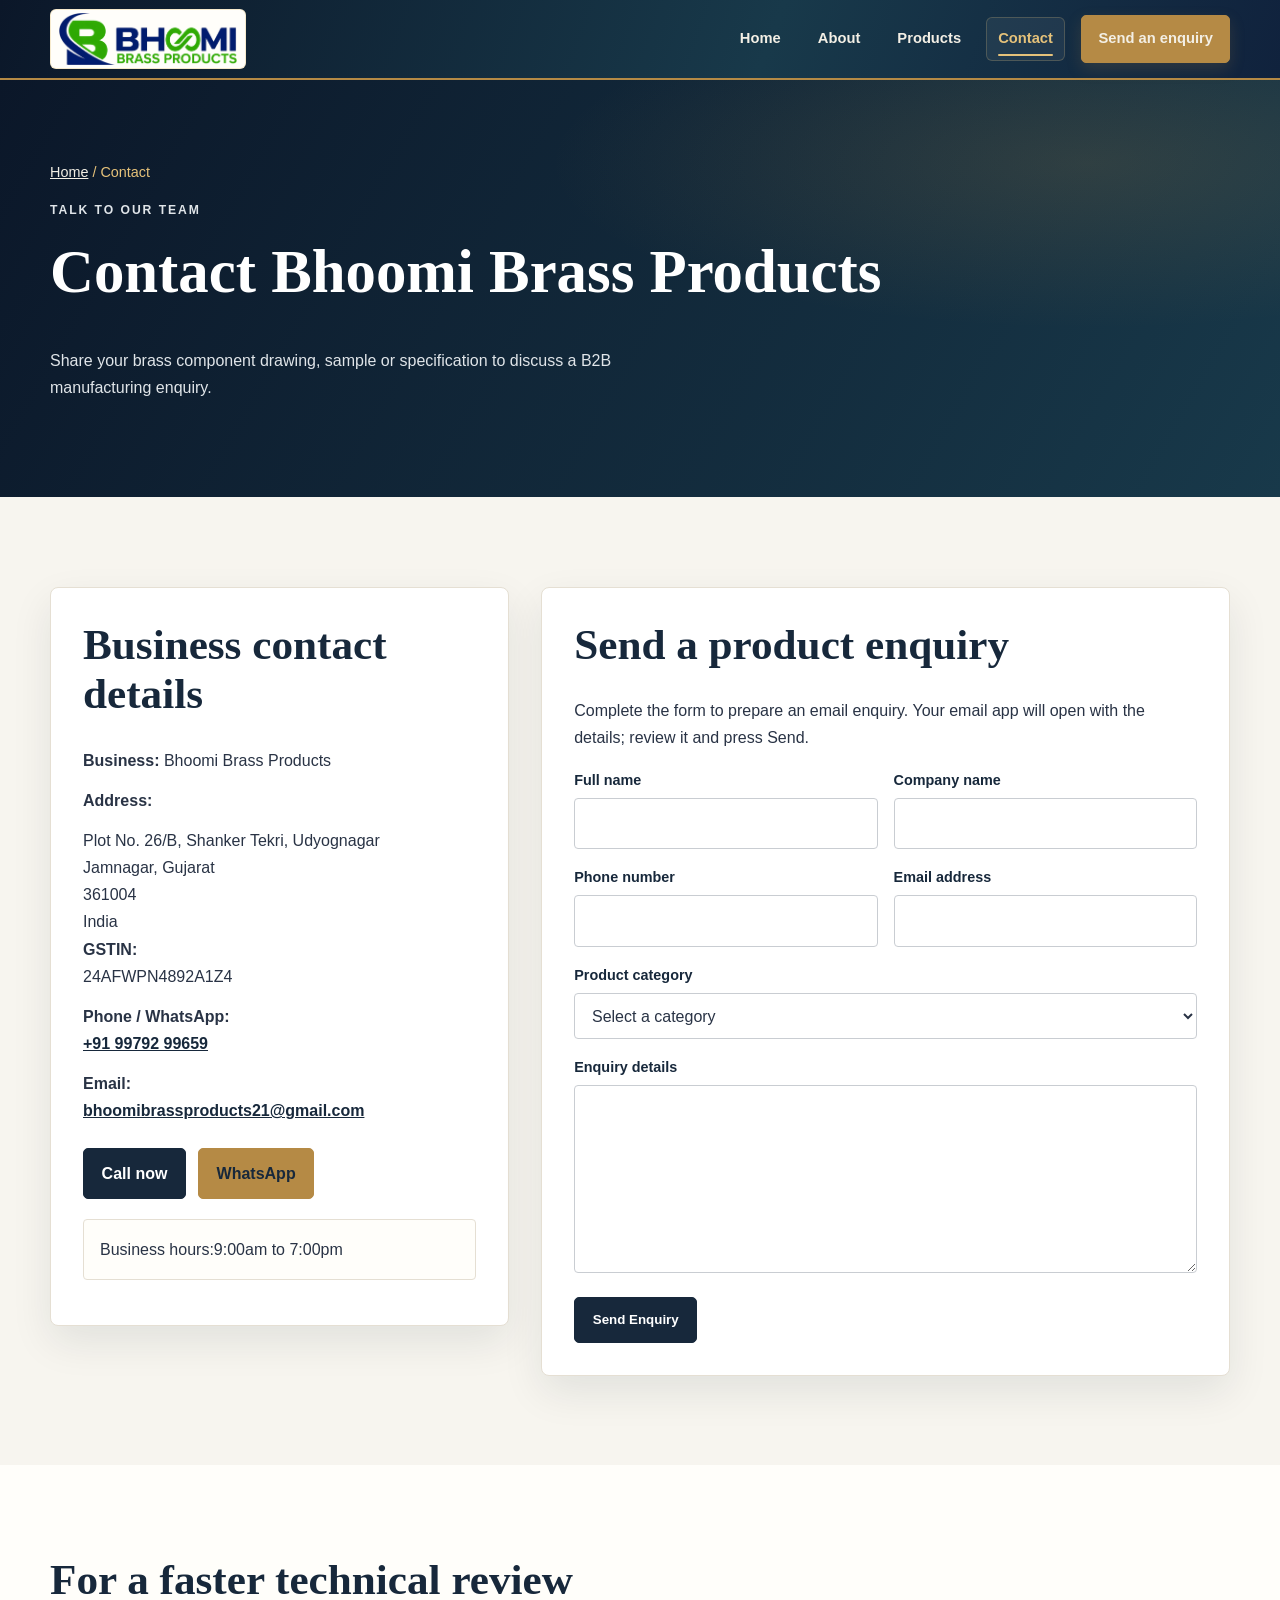
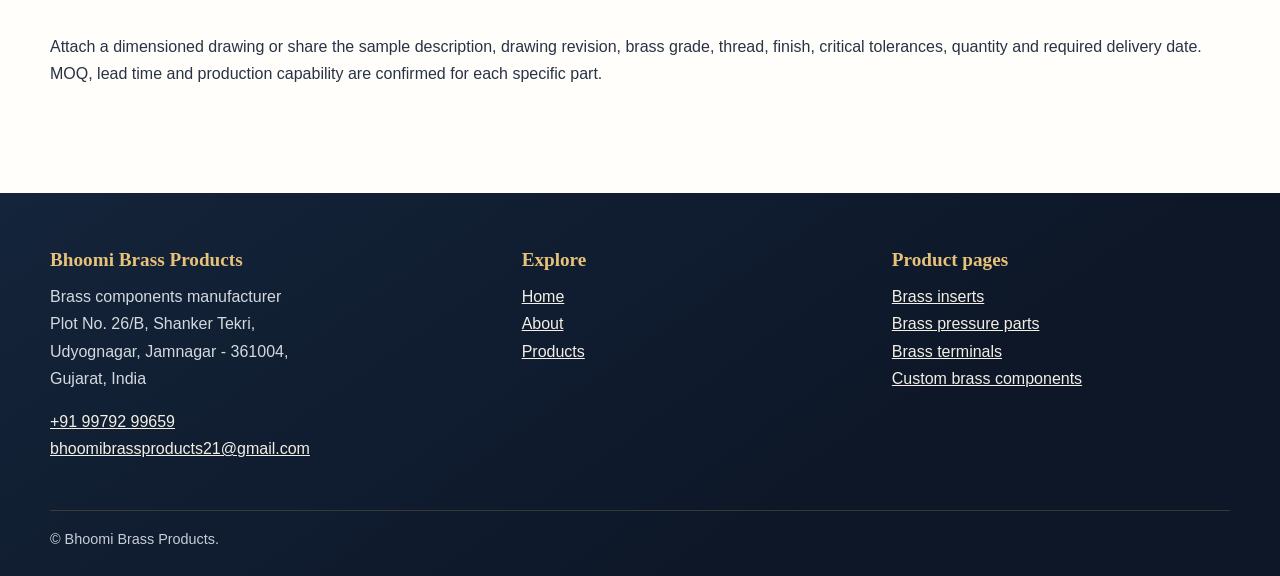
<file: contact/index.html>
<!doctype html>
<html lang="en-IN">
<head>
  <meta charset="utf-8"><meta name="viewport" content="width=device-width, initial-scale=1">
  <title>Contact Bhoomi Brass Products | Jamnagar</title>
  <meta name="description" content="Contact Bhoomi Brass Products in Jamnagar for brass inserts, terminals, pressure parts and custom component enquiries. Call, WhatsApp or send details online.">
  <link rel="canonical" href="https://bhoomibrassproducts.com/contact/">
  <meta property="og:type" content="website"><meta property="og:title" content="Contact Bhoomi Brass Products | Jamnagar"><meta property="og:description" content="Contact Bhoomi Brass Products in Jamnagar for brass inserts, terminals, pressure parts and custom component enquiries. Call, WhatsApp or send details online."><meta property="og:url" content="https://bhoomibrassproducts.com/contact/"><meta property="og:image" content="https://bhoomibrassproducts.com/images/bhoomi-brass-products-social.jpg"><meta property="og:image:width" content="1200"><meta property="og:image:height" content="630">
  <meta name="twitter:card" content="summary_large_image"><meta name="twitter:title" content="Contact Bhoomi Brass Products | Jamnagar"><meta name="twitter:description" content="Contact Bhoomi Brass Products in Jamnagar for brass inserts, terminals, pressure parts and custom component enquiries. Call, WhatsApp or send details online."><meta name="twitter:image" content="https://bhoomibrassproducts.com/images/bhoomi-brass-products-social.jpg">
  <link rel="stylesheet" href="/styles.css">
  <script type="application/ld+json">{"@context":"https://schema.org","@type":"BreadcrumbList","itemListElement":[{"@type":"ListItem","position":1,"name":"Home","item":"https://bhoomibrassproducts.com/"},{"@type":"ListItem","position":2,"name":"Contact","item":"https://bhoomibrassproducts.com/contact/"}]}</script>
</head>
<body><a class="skip-link" href="#main">Skip to content</a>
<header class="site-header"><div class="wrap nav-row"><a class="logo" href="/" aria-label="Bhoomi Brass Products home"><img src="/Bhoomi-Brass-Logo.png" alt="Bhoomi Brass Products logo" width="1486" height="431"></a><nav class="nav-menu" aria-label="Main navigation"><button class="nav-menu-toggle" type="button" aria-expanded="false" aria-controls="main-navigation">Menu</button><div class="nav-links" id="main-navigation"><a href="/">Home</a><a href="/about/">About</a><a href="/products/">Products</a><a href="/contact/" aria-current="page">Contact</a><a class="button" href="#enquiry">Send an enquiry</a></div></nav></div></header>
<main id="main">
<section class="page-head"><div class="wrap"><nav class="breadcrumbs" aria-label="Breadcrumb"><a href="/">Home</a> / Contact</nav><p class="eyebrow">Talk to our team</p><h1>Contact Bhoomi Brass Products</h1><p>Share your brass component drawing, sample or specification to discuss a B2B manufacturing enquiry.</p></div></section>
<section class="section"><div class="wrap contact-grid">
  <section class="contact-panel" aria-labelledby="contact-details"><h2 id="contact-details">Business contact details</h2>
    <p><strong>Business:</strong> Bhoomi Brass Products</p>
    <p><strong>Address:</strong></p><address>Plot No. 26/B, Shanker Tekri, Udyognagar<br>Jamnagar, Gujarat<br>361004<br>India</address>
    <p><strong>GSTIN:</strong><br>24AFWPN4892A1Z4</p>
    <p><strong>Phone / WhatsApp:</strong><br><a href="tel:+919979299659">+91 99792 99659</a></p>
    <p><strong>Email:</strong><br><a href="mailto:bhoomibrassproducts21@gmail.com">bhoomibrassproducts21@gmail.com</a></p>
    <div class="actions"><a class="button dark" href="tel:+919979299659">Call now</a><a class="button" href="https://wa.me/919979299659?text=Hello%20Bhoomi%20Brass%20Products%2C%20I%20would%20like%20to%20make%20a%20product%20enquiry." target="_blank" rel="noopener noreferrer">WhatsApp</a></div>
    <p class="notice" style="margin-top:1.2rem">Business hours:9:00am to 7:00pm</p>
  </section>
  <!-- ADD PHOTO: labeled packages or finished components prepared for dispatch -->
  <section class="form-panel" aria-labelledby="enquiry"><h2 id="enquiry">Send a product enquiry</h2>
    <p>Complete the form to prepare an email enquiry. Your email app will open with the details; review it and press Send.</p>
    <form id="enquiry-form">
      <div><label for="name">Full name</label><input id="name" name="name" autocomplete="name" required></div>
      <div><label for="company">Company name</label><input id="company" name="company" autocomplete="organization"></div>
      <div><label for="phone">Phone number</label><input id="phone" name="phone" type="tel" inputmode="numeric" autocomplete="tel" pattern="[0-9]{7,15}" maxlength="15" title="Enter 7 to 15 digits without spaces or symbols." required></div>
      <div><label for="email">Email address</label><input id="email" name="email" type="email" autocomplete="email" required></div>
      <div class="full"><label for="category">Product category</label><select id="category" name="category" required>
        <option value="">Select a category</option><option>Brass inserts</option><option>Brass pressure parts</option><option>Brass terminals</option><option>Custom brass components</option><option>Other / not sure</option>
      </select></div>
      <div class="full"><label for="message">Enquiry details</label><textarea id="message" name="message" rows="6" required></textarea></div>
      <div class="full"><button class="button dark" type="submit">Send Enquiry</button></div>
    </form>
    <p id="form-status" class="notice" role="status" aria-live="polite" aria-atomic="true" hidden></p>
  </section>
</div></section>
<section class="section alt"><div class="wrap"><h2>For a faster technical review</h2><p>Attach a dimensioned drawing or share the sample description, drawing revision, brass grade, thread, finish, critical tolerances, quantity and required delivery date. MOQ, lead time and production capability are confirmed for each specific part.</p></div></section>
</main>
<footer class="site-footer"><div class="wrap"><div class="footer-grid"><div><h2>Bhoomi Brass Products</h2><p>Brass components manufacturer<br>Plot No. 26/B, Shanker Tekri,<br>Udyognagar, Jamnagar - 361004,<br>Gujarat, India</p><p><a href="tel:+919979299659">+91 99792 99659</a><br><a href="mailto:bhoomibrassproducts21@gmail.com">bhoomibrassproducts21@gmail.com</a></p></div><div><h2>Explore</h2><p><a href="/">Home</a><br><a href="/about/">About</a><br><a href="/products/">Products</a></p></div><div><h2>Product pages</h2><p><a href="/brass-inserts/">Brass inserts</a><br><a href="/brass-pressure-parts/">Brass pressure parts</a><br><a href="/brass-terminals/">Brass terminals</a><br><a href="/custom-brass-components/">Custom brass components</a></p></div></div><div class="copyright">© Bhoomi Brass Products.</div></div></footer>
<script>
  (function () {
    var form = document.getElementById("enquiry-form");
    var categoryField = document.getElementById("category");
    var query = new URLSearchParams(window.location.search);
    var requestedCategory = query.get("category");
    var requestedMessage = query.get("message");

    if (requestedCategory) {
      var matchingCategory = Array.prototype.find.call(categoryField.options, function (option) {
        return option.value.toLowerCase() === requestedCategory.toLowerCase();
      });
      if (matchingCategory) {
        categoryField.value = matchingCategory.value;
      }
    }
    if (requestedMessage) {
      document.getElementById("message").value = requestedMessage;
    }

    form.addEventListener("submit", function (event) {
      event.preventDefault();
      var fields = new FormData(form);
      var status = document.getElementById("form-status");
      var category = fields.get("category");
      var subject = "New website enquiry - " + category;
      var body = [
        "Name: " + fields.get("name"),
        "Company: " + (fields.get("company") || "Not provided"),
        "Phone: " + fields.get("phone"),
        "Email: " + fields.get("email"),
        "Product category: " + category,
        "",
        "Enquiry details:",
        fields.get("message")
      ].join("\n");
      var encodedSubject = encodeURIComponent(subject);
      var encodedBody = encodeURIComponent(body);

      status.textContent = "Your email app should open with the enquiry prepared. Review it and press Send. If it does not open, ";
      var fallback = document.createElement("a");
      fallback.href = "https://mail.google.com/mail/?view=cm&fs=1&to=bhoomibrassproducts21%40gmail.com&su=" + encodedSubject + "&body=" + encodedBody;
      fallback.target = "_blank";
      fallback.rel = "noopener noreferrer";
      fallback.textContent = "open a Gmail draft";
      status.appendChild(fallback);
      status.appendChild(document.createTextNode(" or email bhoomibrassproducts21@gmail.com."));
      status.hidden = false;
      window.location.href = "mailto:bhoomibrassproducts21@gmail.com?subject=" + encodedSubject + "&body=" + encodedBody;
    });
  })();
</script>
</body><script>const menuToggle=document.querySelector(".nav-menu-toggle"),menu=document.querySelector(".nav-menu");menuToggle?.addEventListener("click",()=>{const open=menu.classList.toggle("is-open");menuToggle.setAttribute("aria-expanded",String(open))});document.addEventListener("click",event=>{if(menu&&!menu.contains(event.target)){menu.classList.remove("is-open");menuToggle?.setAttribute("aria-expanded","false")}});</script></html>
</file>
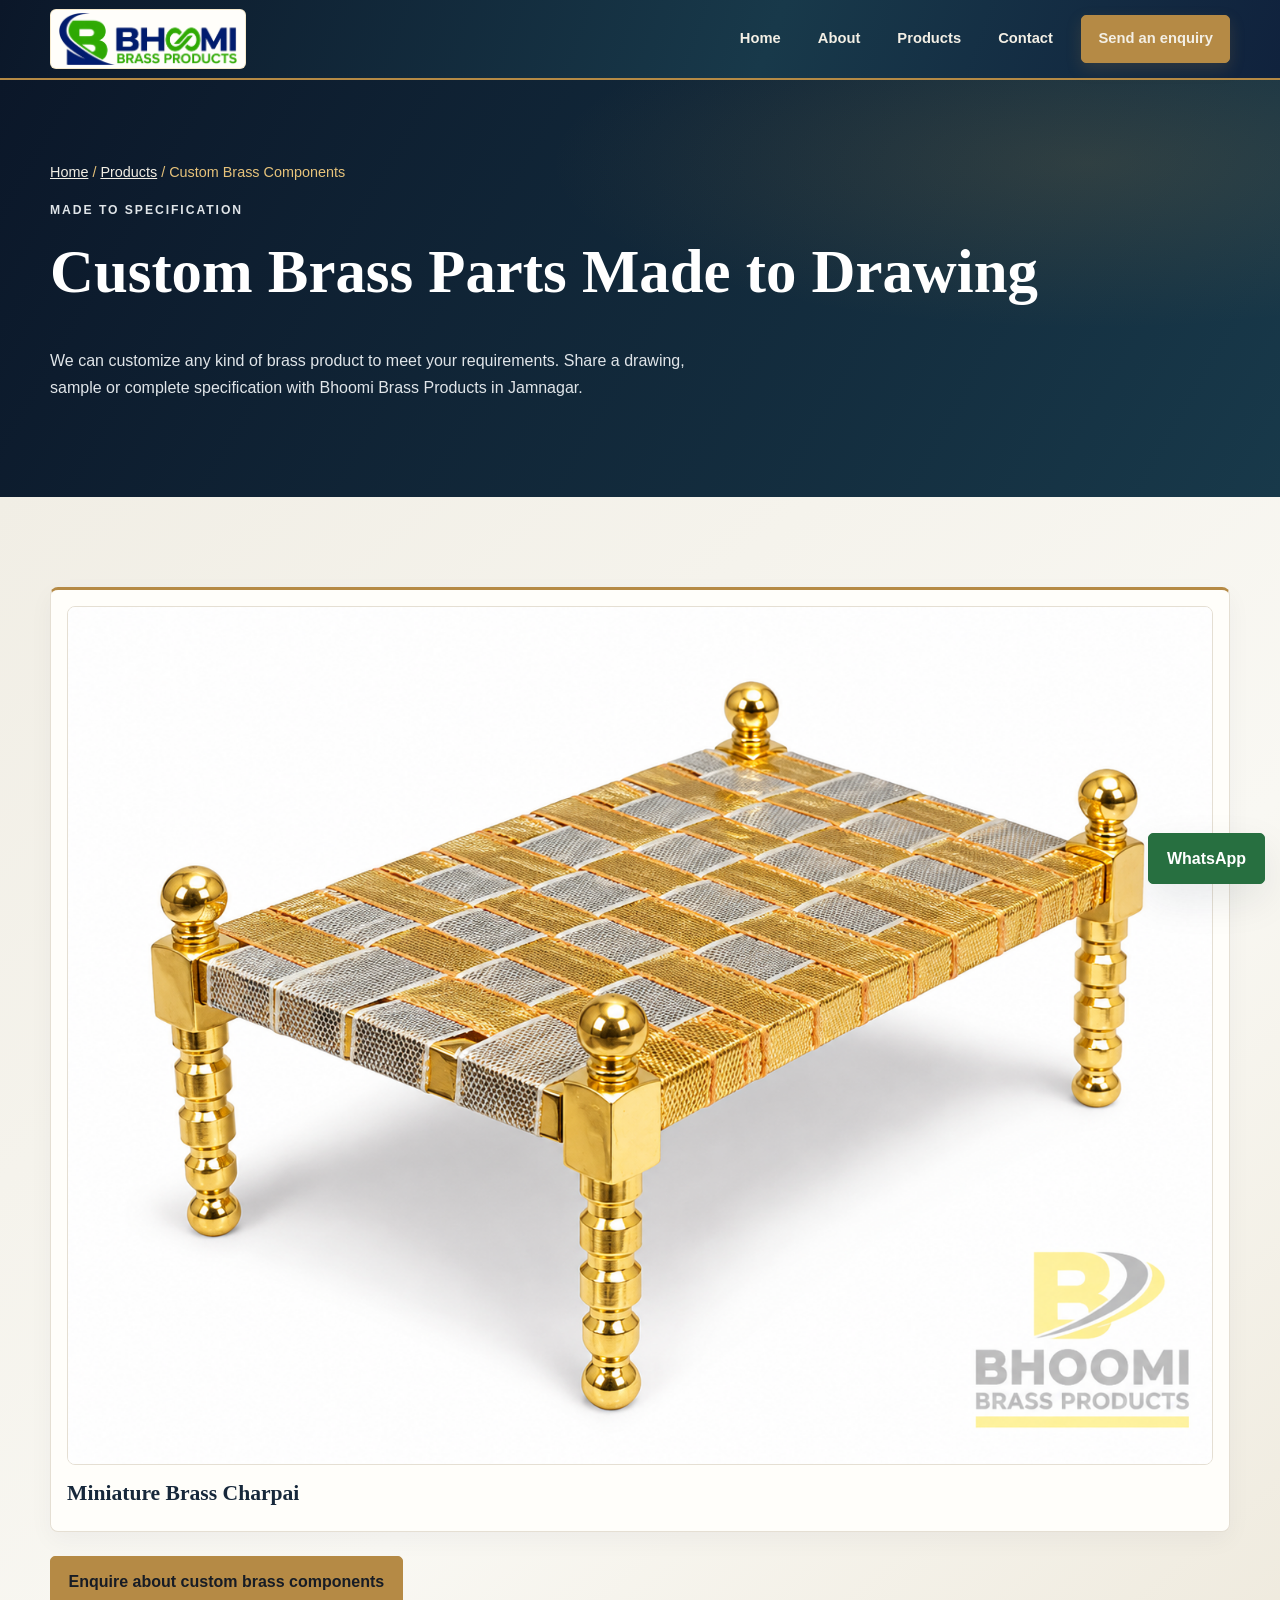
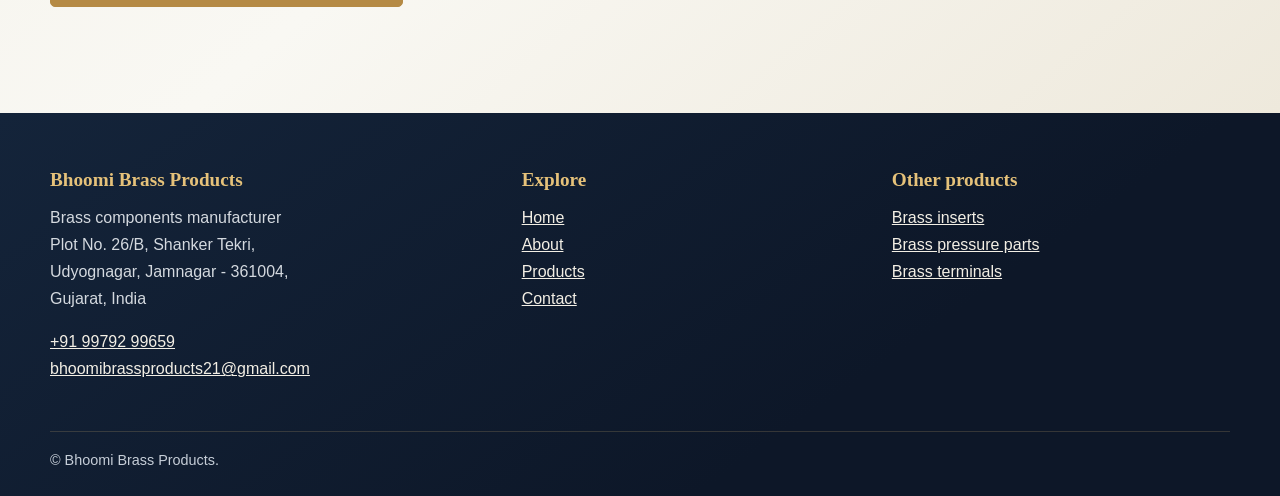
<file: custom-brass-components/index.html>
<!doctype html>
<html lang="en-IN">
<head>
  <meta charset="utf-8"><meta name="viewport" content="width=device-width, initial-scale=1">
  <title>Custom Brass Parts Made to Drawing | Bhoomi</title>
  <meta name="description" content="Request custom brass parts made to drawing from Bhoomi Brass Products, Jamnagar. Send material, dimensions, tolerances, finish and quantities for review.">
  <link rel="canonical" href="https://bhoomibrassproducts.com/custom-brass-components/">
  <meta property="og:type" content="website"><meta property="og:title" content="Custom Brass Parts Made to Drawing | Bhoomi"><meta property="og:description" content="Request custom brass parts made to drawing from Bhoomi Brass Products, Jamnagar. Send material, dimensions, tolerances, finish and quantities for review."><meta property="og:url" content="https://bhoomibrassproducts.com/custom-brass-components/"><meta property="og:image" content="https://bhoomibrassproducts.com/images/bhoomi-brass-products-social.jpg"><meta property="og:image:width" content="1200"><meta property="og:image:height" content="630">
  <meta name="twitter:card" content="summary_large_image"><meta name="twitter:title" content="Custom Brass Parts Made to Drawing | Bhoomi"><meta name="twitter:description" content="Request custom brass parts made to drawing from Bhoomi Brass Products, Jamnagar. Send material, dimensions, tolerances, finish and quantities for review."><meta name="twitter:image" content="https://bhoomibrassproducts.com/images/bhoomi-brass-products-social.jpg">
  <link rel="stylesheet" href="/styles.css">
  <script type="application/ld+json">{"@context":"https://schema.org","@type":"BreadcrumbList","itemListElement":[{"@type":"ListItem","position":1,"name":"Home","item":"https://bhoomibrassproducts.com/"},{"@type":"ListItem","position":2,"name":"Products","item":"https://bhoomibrassproducts.com/products/"},{"@type":"ListItem","position":3,"name":"Custom Brass Components","item":"https://bhoomibrassproducts.com/custom-brass-components/"}]}</script>
  <script type="application/ld+json">{"@context":"https://schema.org","@type":"ItemList","name":"Custom brass components manufactured by Bhoomi Brass Products","itemListElement":[{"@type":"ListItem","position":1,"name":"Miniature Brass Charpai Craft"}]}</script>
</head>
<body><a class="skip-link" href="#main">Skip to content</a>
<header class="site-header"><div class="wrap nav-row"><a class="logo" href="/" aria-label="Bhoomi Brass Products home"><img src="/Bhoomi-Brass-Logo.png" alt="Bhoomi Brass Products logo" width="1486" height="431"></a><nav class="nav-menu" aria-label="Main navigation"><button class="nav-menu-toggle" type="button" aria-expanded="false" aria-controls="main-navigation">Menu</button><div class="nav-links" id="main-navigation"><a href="/">Home</a><a href="/about/">About</a><a href="/products/">Products</a><a href="/contact/">Contact</a><a class="button" href="/contact/">Send an enquiry</a></div></nav></div></header>
<main id="main">
<section class="page-head"><div class="wrap"><nav class="breadcrumbs" aria-label="Breadcrumb"><a href="/">Home</a> / <a href="/products/">Products</a> / Custom Brass Components</nav><p class="eyebrow">Made to specification</p><h1>Custom Brass Parts Made to Drawing</h1><p>We can customize any kind of brass product to meet your requirements. Share a drawing, sample or complete specification with Bhoomi Brass Products in Jamnagar.</p></div></section>
<section class="section section-tint" aria-label="Custom brass components"><div class="wrap">
  <div class="grid product-gallery">
    <article class="card product-card"><img class="product-image" src="/custom-brass-components/Miniature%20Brass%20Charpai%20Craft.png" alt="Miniature brass charpai " loading="lazy" decoding="async"><h3>Miniature Brass Charpai </h3></article>
  </div>
  <p class="actions"><a class="button" href="/contact/">Enquire about custom brass components</a></p>
</div></section>
</main>
<footer class="site-footer"><div class="wrap"><div class="footer-grid"><div><h2>Bhoomi Brass Products</h2><p>Brass components manufacturer<br>Plot No. 26/B, Shanker Tekri,<br>Udyognagar, Jamnagar - 361004,<br>Gujarat, India</p><p><a href="tel:+919979299659">+91 99792 99659</a><br><a href="mailto:bhoomibrassproducts21@gmail.com">bhoomibrassproducts21@gmail.com</a></p></div><div><h2>Explore</h2><p><a href="/">Home</a><br><a href="/about/">About</a><br><a href="/products/">Products</a><br><a href="/contact/">Contact</a></p></div><div><h2>Other products</h2><p><a href="/brass-inserts/">Brass inserts</a><br><a href="/brass-pressure-parts/">Brass pressure parts</a><br><a href="/brass-terminals/">Brass terminals</a></p></div></div><div class="copyright">© Bhoomi Brass Products.</div></div></footer><a class="button whatsapp" href="https://wa.me/919979299659" aria-label="Chat with Bhoomi Brass Products on WhatsApp">WhatsApp</a>
</body><script>const menuToggle=document.querySelector(".nav-menu-toggle"),menu=document.querySelector(".nav-menu");menuToggle?.addEventListener("click",()=>{const open=menu.classList.toggle("is-open");menuToggle.setAttribute("aria-expanded",String(open))});document.addEventListener("click",event=>{if(menu&&!menu.contains(event.target)){menu.classList.remove("is-open");menuToggle?.setAttribute("aria-expanded","false")}});</script></html>
</file>
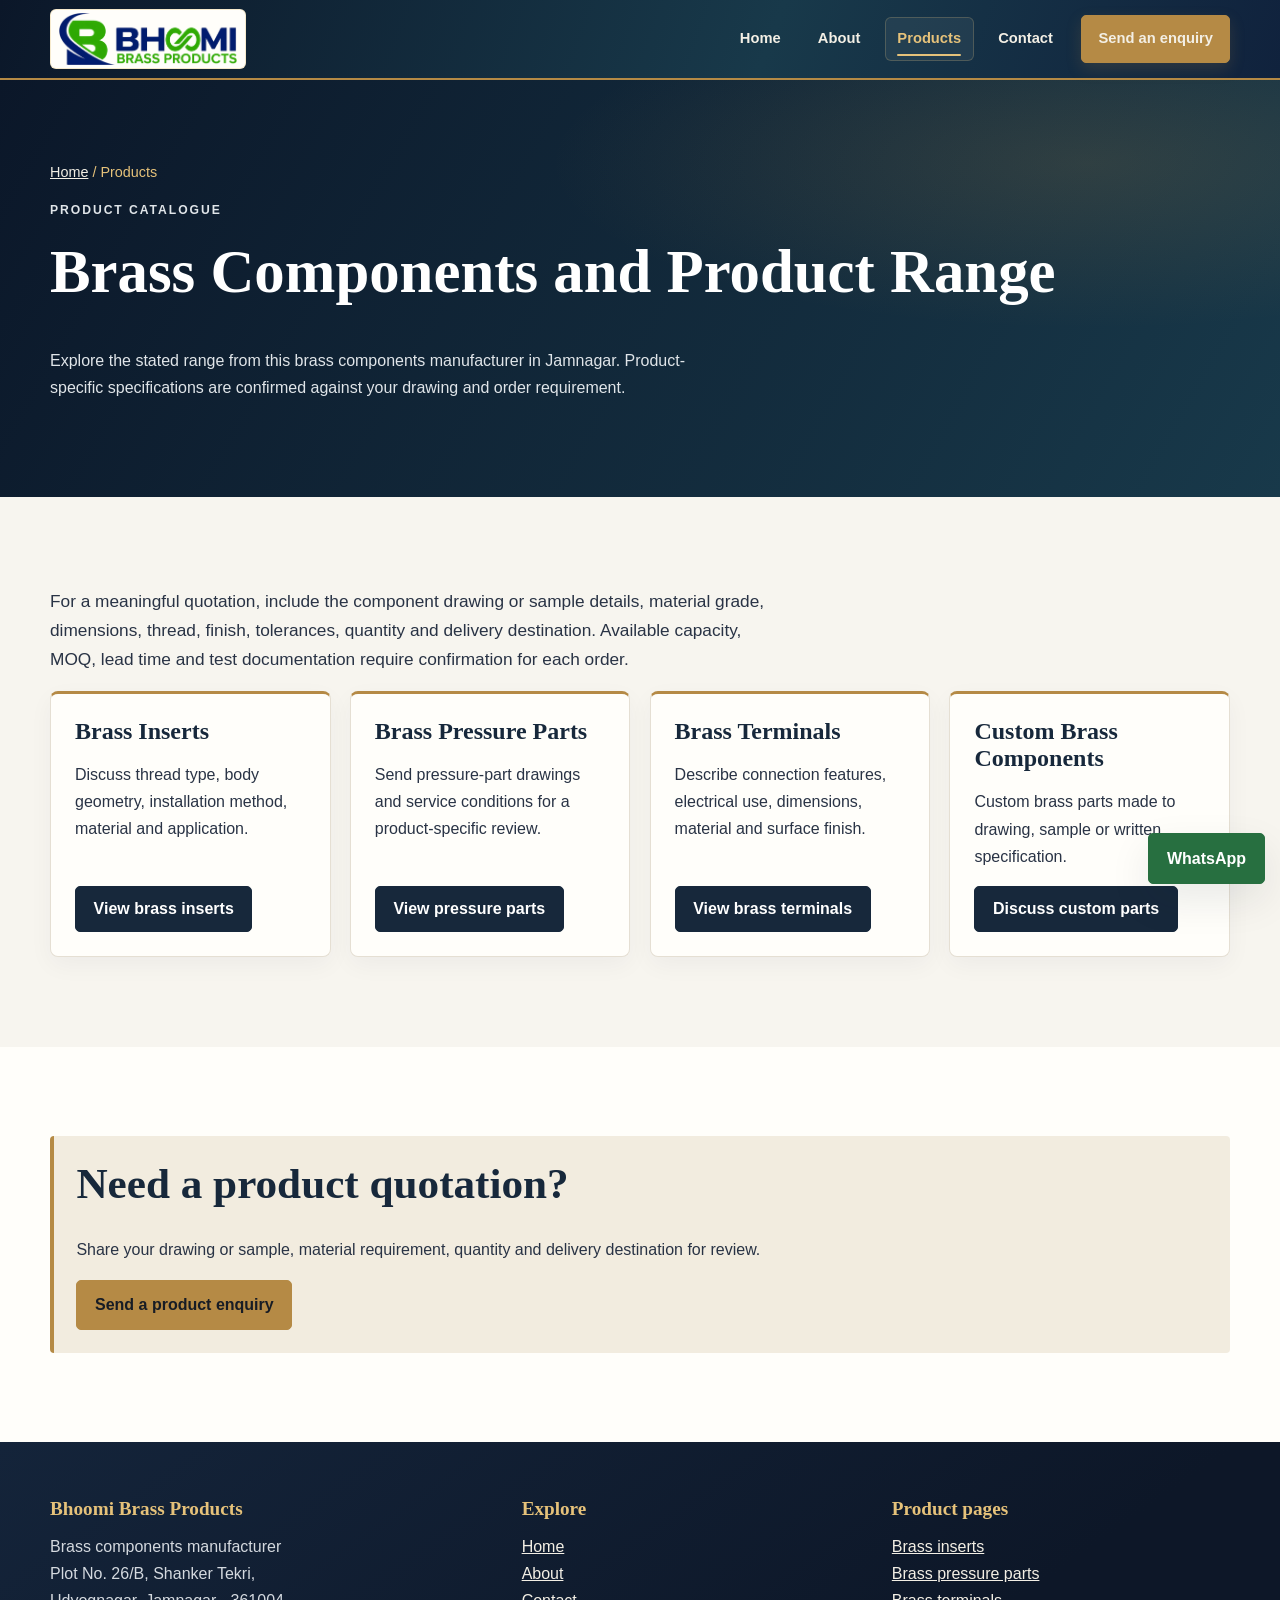
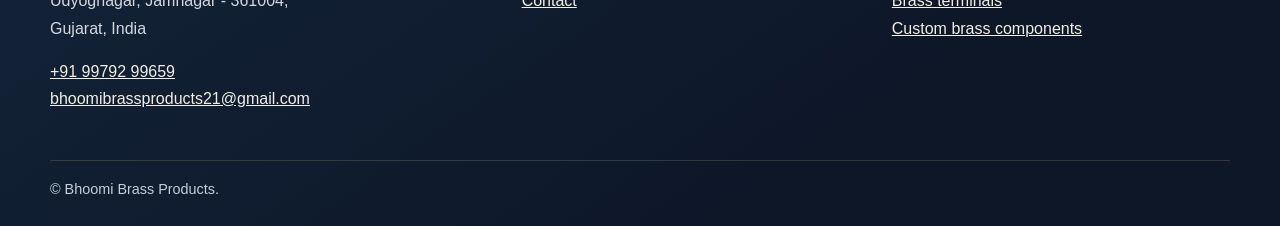
<file: products/index.html>
<!doctype html>
<html lang="en-IN">
<head>
  <meta charset="utf-8"><meta name="viewport" content="width=device-width, initial-scale=1">
  <title>Brass Products Catalogue | Bhoomi Brass Products</title>
  <meta name="description" content="Browse brass inserts, pressure parts, terminals and custom components from Bhoomi Brass Products in Jamnagar. Share drawings and quantities for a B2B enquiry.">
  <link rel="canonical" href="https://bhoomibrassproducts.com/products/">
  <meta property="og:type" content="website"><meta property="og:title" content="Brass Products Catalogue | Bhoomi Brass Products"><meta property="og:description" content="Browse brass inserts, pressure parts, terminals and custom components from Bhoomi Brass Products in Jamnagar. Share drawings and quantities for a B2B enquiry."><meta property="og:url" content="https://bhoomibrassproducts.com/products/"><meta property="og:image" content="https://bhoomibrassproducts.com/images/bhoomi-brass-products-social.jpg"><meta property="og:image:width" content="1200"><meta property="og:image:height" content="630">
  <meta name="twitter:card" content="summary_large_image"><meta name="twitter:title" content="Brass Products Catalogue | Bhoomi Brass Products"><meta name="twitter:description" content="Browse brass inserts, pressure parts, terminals and custom components from Bhoomi Brass Products in Jamnagar. Share drawings and quantities for a B2B enquiry."><meta name="twitter:image" content="https://bhoomibrassproducts.com/images/bhoomi-brass-products-social.jpg">
  <link rel="stylesheet" href="/styles.css">
  <script type="application/ld+json">{"@context":"https://schema.org","@type":"BreadcrumbList","itemListElement":[{"@type":"ListItem","position":1,"name":"Home","item":"https://bhoomibrassproducts.com/"},{"@type":"ListItem","position":2,"name":"Products","item":"https://bhoomibrassproducts.com/products/"}]}</script>
</head>
<body><a class="skip-link" href="#main">Skip to content</a>
<header class="site-header"><div class="wrap nav-row"><a class="logo" href="/" aria-label="Bhoomi Brass Products home"><img src="/Bhoomi-Brass-Logo.png" alt="Bhoomi Brass Products logo" width="1486" height="431"></a><nav class="nav-menu" aria-label="Main navigation"><button class="nav-menu-toggle" type="button" aria-expanded="false" aria-controls="main-navigation">Menu</button><div class="nav-links" id="main-navigation"><a href="/">Home</a><a href="/about/">About</a><a href="/products/" aria-current="page">Products</a><a href="/contact/">Contact</a><a class="button" href="/contact/">Send an enquiry</a></div></nav></div></header>
<main id="main"><section class="page-head"><div class="wrap"><nav class="breadcrumbs" aria-label="Breadcrumb"><a href="/">Home</a> / Products</nav><p class="eyebrow">Product catalogue</p><h1>Brass Components and Product Range</h1><p>Explore the stated range from this brass components manufacturer in Jamnagar. Product-specific specifications are confirmed against your drawing and order requirement.</p></div></section>
<section class="section"><div class="wrap"><p class="lead">For a meaningful quotation, include the component drawing or sample details, material grade, dimensions, thread, finish, tolerances, quantity and delivery destination. Available capacity, MOQ, lead time and test documentation require confirmation for each order.</p>
<div class="grid product-range-grid">
<article class="card"><h2>Brass Inserts</h2><p>Discuss thread type, body geometry, installation method, material and application.</p><a class="button dark" href="/brass-inserts/">View brass inserts</a></article>
<article class="card"><h2>Brass Pressure Parts</h2><p>Send pressure-part drawings and service conditions for a product-specific review.</p><a class="button dark" href="/brass-pressure-parts/">View pressure parts</a></article>
<article class="card"><h2>Brass Terminals</h2><p>Describe connection features, electrical use, dimensions, material and surface finish.</p><a class="button dark" href="/brass-terminals/">View brass terminals</a></article>
<article class="card"><h2>Custom Brass Components</h2><p>Custom brass parts made to drawing, sample or written specification.</p><a class="button dark" href="/custom-brass-components/">Discuss custom parts</a></article>
</div></div></section>
<section class="section alt"><div class="wrap callout"><h2>Need a product quotation?</h2><p>Share your drawing or sample, material requirement, quantity and delivery destination for review.</p><a class="button" href="/contact/">Send a product enquiry</a></div></section></main>
<footer class="site-footer"><div class="wrap"><div class="footer-grid"><div><h2>Bhoomi Brass Products</h2><p>Brass components manufacturer<br>Plot No. 26/B, Shanker Tekri,<br>Udyognagar, Jamnagar - 361004,<br>Gujarat, India</p><p><a href="tel:+919979299659">+91 99792 99659</a><br><a href="mailto:bhoomibrassproducts21@gmail.com">bhoomibrassproducts21@gmail.com</a></p></div><div><h2>Explore</h2><p><a href="/">Home</a><br><a href="/about/">About</a><br><a href="/contact/">Contact</a></p></div><div><h2>Product pages</h2><p><a href="/brass-inserts/">Brass inserts</a><br><a href="/brass-pressure-parts/">Brass pressure parts</a><br><a href="/brass-terminals/">Brass terminals</a><br><a href="/custom-brass-components/">Custom brass components</a></p></div></div><div class="copyright">© Bhoomi Brass Products.</div></div></footer><a class="button whatsapp" href="https://wa.me/919979299659" aria-label="Chat with Bhoomi Brass Products on WhatsApp">WhatsApp</a></body><script>const menuToggle=document.querySelector(".nav-menu-toggle"),menu=document.querySelector(".nav-menu");menuToggle?.addEventListener("click",()=>{const open=menu.classList.toggle("is-open");menuToggle.setAttribute("aria-expanded",String(open))});document.addEventListener("click",event=>{if(menu&&!menu.contains(event.target)){menu.classList.remove("is-open");menuToggle?.setAttribute("aria-expanded","false")}});</script></html>
</file>
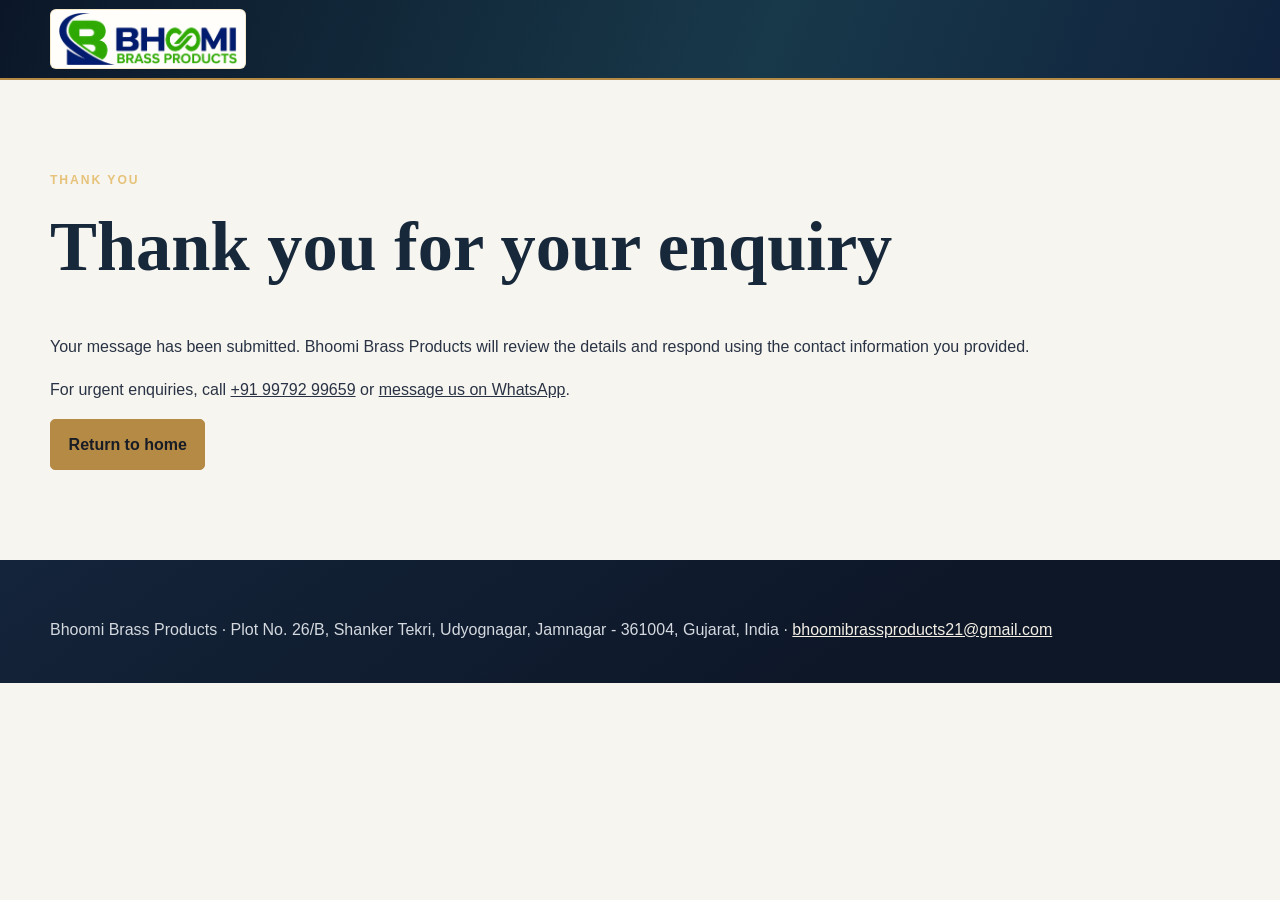
<file: thank-you/index.html>
<!doctype html>
<html lang="en-IN">
<head><meta charset="utf-8"><meta name="viewport" content="width=device-width, initial-scale=1"><meta name="robots" content="noindex,follow"><title>Enquiry Received | Bhoomi Brass Products</title><meta name="description" content="Thank you for contacting Bhoomi Brass Products in Jamnagar. Your message is received; browse brass inserts, pressure parts, terminals and custom components."><link rel="canonical" href="https://bhoomibrassproducts.com/thank-you/"><meta property="og:type" content="website"><meta property="og:title" content="Enquiry Received | Bhoomi Brass Products"><meta property="og:description" content="Thank you for contacting Bhoomi Brass Products in Jamnagar. Your message is received; browse brass inserts, pressure parts, terminals and custom components."><meta property="og:url" content="https://bhoomibrassproducts.com/thank-you/"><meta property="og:image" content="https://bhoomibrassproducts.com/images/bhoomi-brass-products-social.jpg"><meta property="og:image:width" content="1200"><meta property="og:image:height" content="630"><meta name="twitter:card" content="summary_large_image"><meta name="twitter:title" content="Enquiry Received | Bhoomi Brass Products"><meta name="twitter:description" content="Thank you for contacting Bhoomi Brass Products in Jamnagar. Your message is received; browse brass inserts, pressure parts, terminals and custom components."><meta name="twitter:image" content="https://bhoomibrassproducts.com/images/bhoomi-brass-products-social.jpg"><link rel="stylesheet" href="/styles.css"></head>
<body><header class="site-header"><div class="wrap nav-row"><a class="logo" href="/" aria-label="Bhoomi Brass Products home"><img src="/Bhoomi-Brass-Logo.png" alt="Bhoomi Brass Products logo" width="1486" height="431"></a></div></header>
<main class="section"><div class="wrap"><p class="eyebrow">Thank you</p><h1>Thank you for your enquiry</h1><p>Your message has been submitted. Bhoomi Brass Products will review the details and respond using the contact information you provided.</p><p>For urgent enquiries, call <a href="tel:+919979299659">+91 99792 99659</a> or <a href="https://wa.me/919979299659">message us on WhatsApp</a>.</p><a class="button" href="/">Return to home</a></div></main>
<footer class="site-footer"><div class="wrap"><p>Bhoomi Brass Products · Plot No. 26/B, Shanker Tekri, Udyognagar, Jamnagar - 361004, Gujarat, India · <a href="mailto:bhoomibrassproducts21@gmail.com">bhoomibrassproducts21@gmail.com</a></p></div></footer></body></html>
</file>
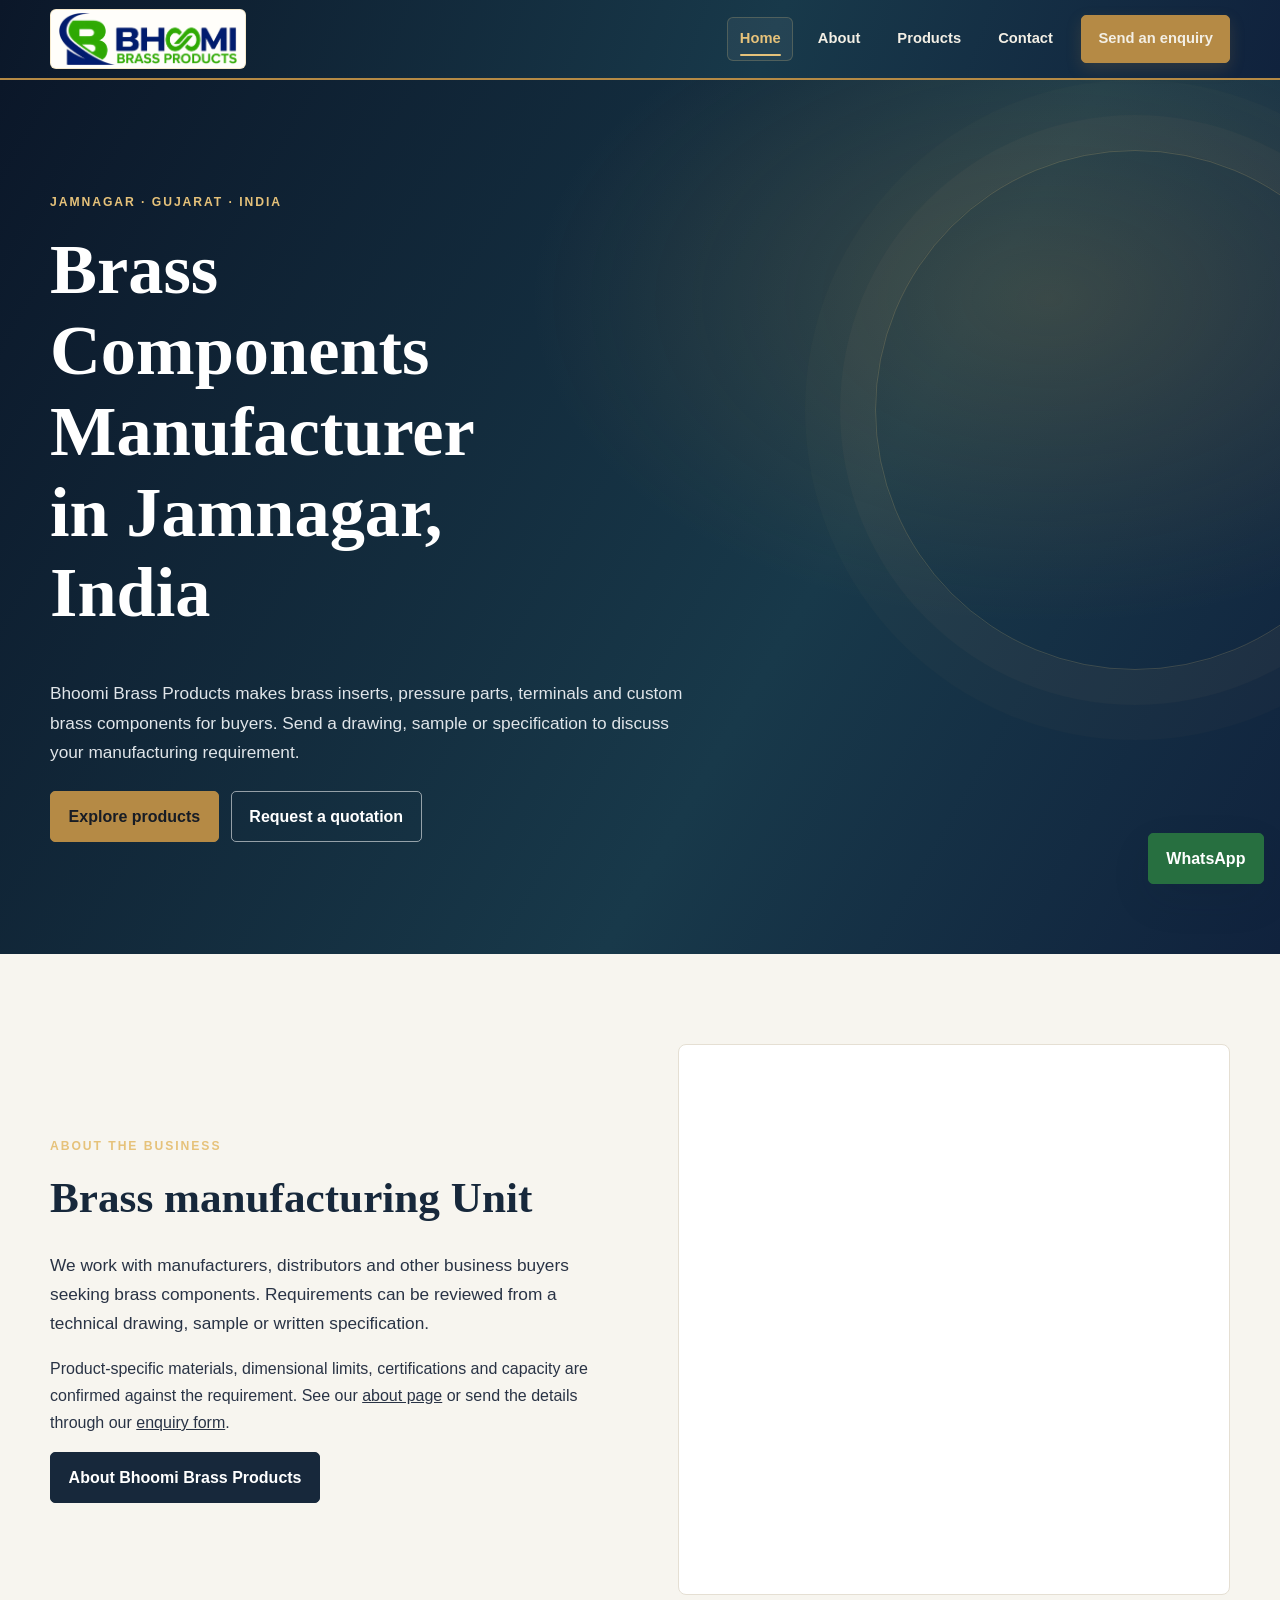
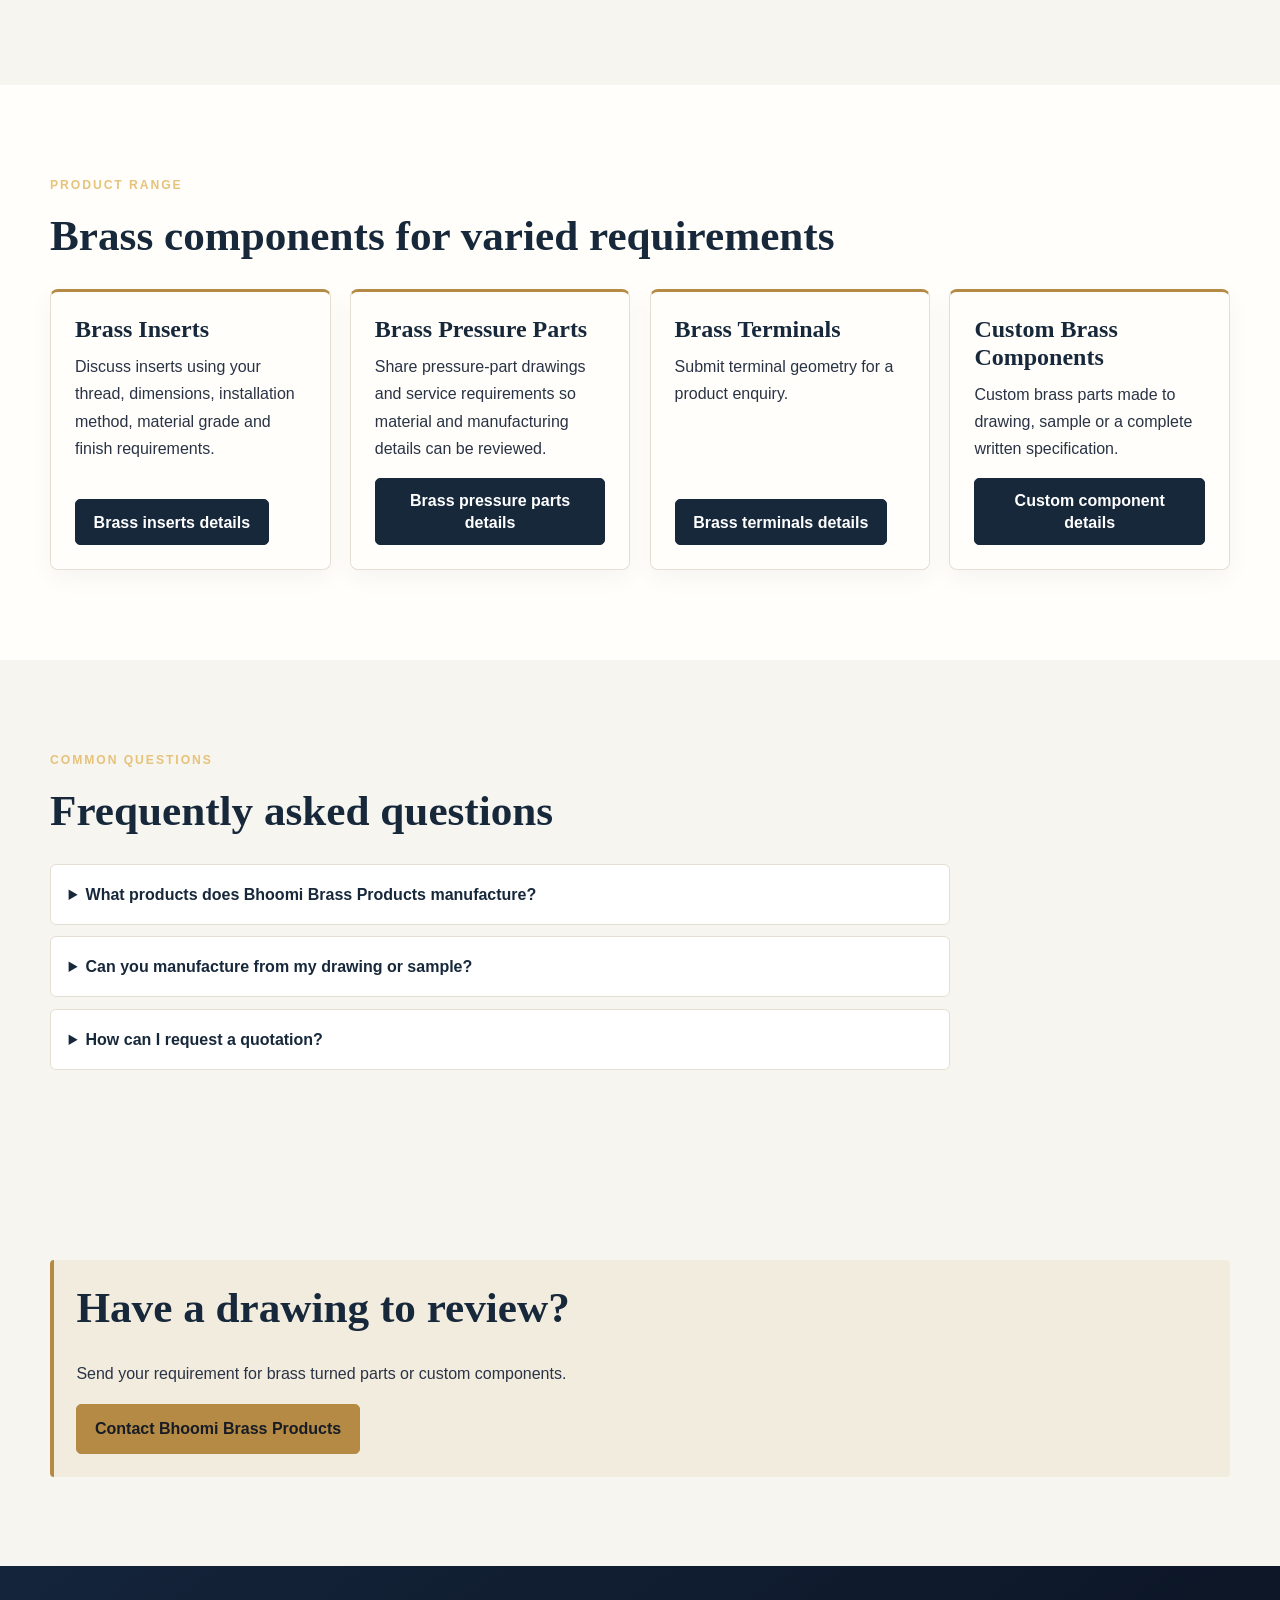
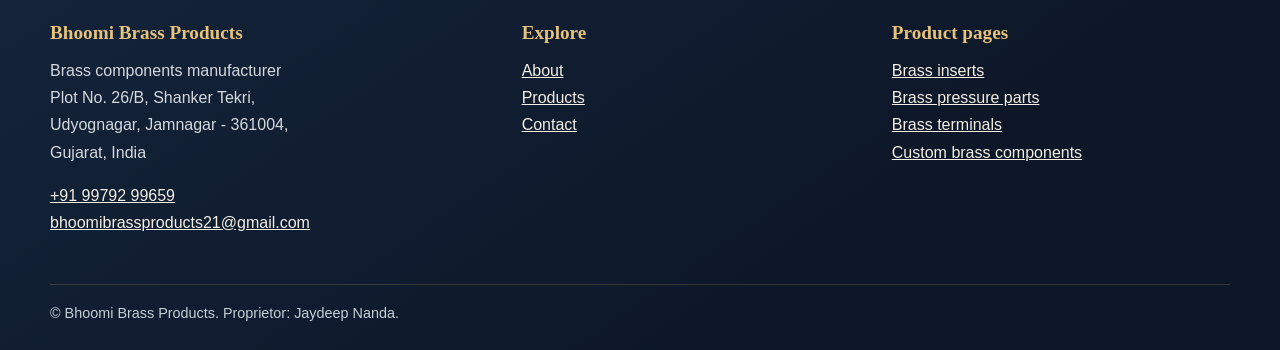
<file: Bhoomi Brass Products.html>
<!doctype html>
<html lang="en-IN">
<head>
  <meta charset="utf-8">
  <meta name="viewport" content="width=device-width, initial-scale=1">
  <meta name="robots" content="noindex,follow">
  <meta http-equiv="refresh" content="0; url=./">
  <title>Bhoomi Brass Products</title>
  <meta name="description" content="This Bhoomi Brass Products page has moved. Visit our updated Jamnagar website for brass inserts, pressure parts, terminals, custom parts and contact details.">
  <link rel="canonical" href="https://bhoomibrassproducts.com/">
  <meta property="og:type" content="website">
  <meta property="og:title" content="Old Website Moved | Bhoomi Brass Products">
  <meta property="og:description" content="This Bhoomi Brass Products page has moved. Visit our updated Jamnagar website for brass inserts, pressure parts, terminals, custom parts and contact details.">
  <meta property="og:url" content="https://bhoomibrassproducts.com/">
  <meta property="og:image" content="https://bhoomibrassproducts.com/images/bhoomi-brass-products-social.jpg">
  <meta property="og:image:width" content="1200">
  <meta property="og:image:height" content="630">
  <meta name="twitter:card" content="summary_large_image">
  <meta name="twitter:title" content="Old Website Moved | Bhoomi Brass Products">
  <meta name="twitter:description" content="This Bhoomi Brass Products page has moved. Visit our updated Jamnagar website for brass inserts, pressure parts, terminals, custom parts and contact details.">
  <meta name="twitter:image" content="https://bhoomibrassproducts.com/images/bhoomi-brass-products-social.jpg">
</head>
<body>
  <main>
    <h1>This website page has moved</h1>
    <p>The Bhoomi Brass Products website is now available at the <a href="./">updated home page</a>.</p>
    <p>Phone: <a href="tel:+919979299659">+91 99792 99659</a> · Email: <a href="mailto:bhoomibrassproducts21@gmail.com">bhoomibrassproducts21@gmail.com</a></p>
  </main>
</body>
</html>
</file>
<file: styles.css>
@charset "UTF-8";
:root {
  color-scheme: light;
  --black: #101820;
  --navy: #17283b;
  --gold: #b58a45;
  --gold-light: #e6c27a;
  --ivory: #f7f5ef;
  --surface: #fffefa;
  --text: #293345;
  --muted: #596575;
  --line: #e5dfd3;
  --shadow: 0 16px 42px rgba(16, 29, 49, .09);
  font-family: Arial, Helvetica, sans-serif;
}
*, *::before, *::after { box-sizing: border-box; }
html { scroll-behavior: smooth; scroll-padding-top: 6rem; }
body { margin: 0; background: var(--ivory); color: var(--text); font: 400 1rem/1.7 Arial, Helvetica, sans-serif; }
h1, h2, h3 { margin: 0 0 .65em; color: var(--navy); font-family: Georgia, "Times New Roman", serif; font-weight: 600; line-height: 1.15; }
h1 { font-size: clamp(2.4rem, 6vw, 4.4rem); }
h2 { font-size: clamp(1.8rem, 4vw, 2.7rem); }
h3 { font-size: 1.35rem; }
p { margin: 0 0 1rem; }
a { color: inherit; }
a:hover { color: #876126; }
:focus-visible { outline: 3px solid var(--gold); outline-offset: 3px; }
.wrap { width: min(1180px, 100% - 40px); margin-inline: auto; }
.skip-link { position: absolute; z-index: 99; left: 1rem; top: -5rem; padding: .7rem 1rem; background: white; color: var(--navy); }
.skip-link:focus { top: 1rem; }
.site-header { position: sticky; z-index: 20; top: 0; border-bottom: 2px solid var(--gold); background: linear-gradient(110deg, #0b1729, #18394a 60%, #10223d); }
.nav-row { min-height: 78px; display: flex; align-items: center; justify-content: space-between; gap: 1.25rem; }
.logo { display: inline-flex; flex-shrink: 0; align-items: center; padding: 3px 8px; border: 1px solid rgba(230,194,122,.35); border-radius: 6px; background: #fffefa; transition: border-color .2s ease, box-shadow .2s ease; }
.logo:hover { border-color: var(--gold-light); box-shadow: 0 6px 18px rgba(0,0,0,.12); }
.logo img { display: block; width: 178px; height: 52px; object-fit: contain; }
.nav-menu { position: relative; flex: 1; }
.nav-menu-toggle { display: none; }
.nav-links { display: flex; justify-content: flex-end; align-items: center; gap: clamp(.35rem, 1.2vw, .75rem); }
.nav-links a { position: relative; color: #f3efe5; font-size: .92rem; font-weight: 600; text-decoration: none; transition: color .2s ease, background .2s ease, border-color .2s ease, transform .2s ease; }
.nav-links a:not(.button) { padding: .55rem .72rem; border: 1px solid transparent; border-radius: 6px; }
.nav-links a:not(.button)::after { position: absolute; right: .72rem; bottom: .28rem; left: .72rem; height: 2px; border-radius: 2px; background: var(--gold-light); content: ""; transform: scaleX(0); transition: transform .2s ease; }
.nav-links a:not(.button):hover,
.nav-links a:not(.button)[aria-current="page"] { border-color: rgba(230,194,122,.22); background: rgba(255,255,255,.06); color: var(--gold-light); }
.nav-links a:not(.button):hover::after,
.nav-links a:not(.button)[aria-current="page"]::after { transform: scaleX(1); }
.nav-links .button { min-height: 42px; margin-left: .25rem; padding-inline: 1rem; box-shadow: 0 6px 16px rgba(181,138,69,.18); }
.nav-links .button:hover { transform: translateY(-2px); }
.button { display: inline-flex; justify-content: center; align-items: center; min-height: 46px; padding: .68rem 1.1rem; border: 1px solid var(--gold); border-radius: 5px; background: var(--gold); color: #171c25; font-weight: 700; text-decoration: none; }
.button:hover { border-color: var(--gold-light); background: var(--gold-light); color: #171c25; }
.button.dark { border-color: var(--navy); background: var(--navy); color: #fff; }
.button.dark:hover { border-color: var(--gold); background: var(--gold); color: #171c25; }
.hero { position: relative; overflow: hidden; padding: clamp(4rem, 9vw, 7rem) 0; color: white; background: radial-gradient(ellipse at 82% 25%, rgba(181,138,69,.22), transparent 35%), linear-gradient(120deg, #0b1729, #18394a 62%, #10223d); }
.hero::after { position: absolute; top: 8%; right: -9%; width: min(46vw, 520px); aspect-ratio: 1; border: 1px solid rgba(230,194,122,.2); border-radius: 50%; box-shadow: 0 0 0 35px rgba(230,194,122,.03), 0 0 0 70px rgba(230,194,122,.02); content: ""; pointer-events: none; }
.hero .wrap { position: relative; z-index: 1; }
.eyebrow { margin-bottom: 1rem; color: var(--gold-light); font-size: .76rem; font-weight: 700; letter-spacing: .16em; text-transform: uppercase; }
.hero h1 { max-width: 13ch; color: #fff; }
.hero p:not(.eyebrow) { max-width: 66ch; color: #e0e5e9; font-size: 1.08rem; }
.actions { display: flex; flex-wrap: wrap; gap: .75rem; margin-top: 1.5rem; }
.hero .button.dark { border-color: rgba(255,255,255,.55); background: transparent; color: white; }
.hero .button.dark:hover { background: white; color: var(--navy); }
.page-head { padding: clamp(3rem, 7vw, 5rem) 0; color: white; background: radial-gradient(ellipse at 85% 20%, rgba(181,138,69,.17), transparent 35%), linear-gradient(120deg,#0b1729,#18394a); }
.page-head h1 { color: white; font-size: clamp(2.3rem, 5vw, 3.8rem); }
.page-head p { max-width: 72ch; color: #e0e5e9; }
.breadcrumbs { margin: 0 0 1rem; color: #e6c27a; font-size: .9rem; }
.breadcrumbs a { color: #f3efe5; }
.section { padding: clamp(3.5rem, 7vw, 6rem) 0; }
.section.alt { background: #fffefa; }
.section-tint { background: linear-gradient(140deg,#f1eee5,#f9f8f3 60%,#eee9dc); }
.lead { max-width: 76ch; font-size: 1.08rem; }
.grid { display: grid; grid-template-columns: repeat(auto-fit, minmax(min(100%, 245px), 1fr)); gap: 1.2rem; }
.card { padding: 1.5rem; border: 1px solid var(--line); border-top: 3px solid var(--gold); border-radius: 8px; background: var(--surface); box-shadow: 0 8px 24px rgba(16,34,61,.045); }
.card h3 { margin-bottom: .6rem; }
.card p:last-child { margin-bottom: 0; }
.product-range-grid .card { display: flex; min-width: 0; flex-direction: column; }
.product-range-grid .card,
.product-card {
  cursor: pointer;
  transition: transform .28s ease, box-shadow .28s ease, border-color .28s ease;
}
.product-range-grid .card:hover,
.product-range-grid .card:focus-within,
.product-card:hover,
.product-card:focus-within {
  transform: translateY(-4px) scale(1.025);
  border-color: rgba(181, 138, 69, .55);
  box-shadow: 0 14px 34px rgba(16, 34, 61, .14);
}
.product-range-grid .card h2,
.product-range-grid .card h3 { overflow-wrap: anywhere; font-size: 1.5rem; }
.product-range-grid .card > a { display: inline-flex; width: fit-content; max-width: 100%; min-height: 46px; align-items: center; justify-content: center; margin-top: auto; padding: .68rem 1.1rem; border: 1px solid var(--navy); border-radius: 5px; background: var(--navy); color: #fff; font-weight: 700; line-height: 1.35; text-align: center; text-decoration: none; }
.product-range-grid .card > a:hover { border-color: var(--gold); background: var(--gold); color: #171c25; }
.split { display: grid; grid-template-columns: repeat(2, minmax(0,1fr)); gap: clamp(2rem, 6vw, 5rem); align-items: center; }
.product-image { display: block; width: 100%; height: auto; border: 1px solid var(--line); border-radius: 8px; background: white; }
.product-gallery { align-items: stretch; }
.product-gallery .card { padding: 1rem; }
.product-card .product-image {
  aspect-ratio: 4 / 3;
  object-fit: contain;
  transition: transform .35s ease;
}
.product-card:hover .product-image,
.product-card:focus-within .product-image {
  transform: scale(1.025);
}
.product-photo-slot { aspect-ratio: 4 / 3; border: 1px dashed #bca879; border-radius: 6px; background: linear-gradient(145deg, #f8f6f0, #eee8db); }
.product-card h3 { margin-top: 1rem; }
.product-card p { margin-bottom: 0; font-size: .92rem; }
.callout { padding: 1.4rem; border-left: 4px solid var(--gold); border-radius: 4px; background: #f2ecdf; }
.faq-list { max-width: 900px; }
.faq-list details { margin: .7rem 0; padding: 1rem 1.1rem; border: 1px solid var(--line); border-radius: 6px; background: white; }
.faq-list summary { color: var(--navy); cursor: pointer; font-weight: 700; }
.faq-list details p { margin: .75rem 0 0; }
.contact-grid { display: grid; grid-template-columns: minmax(250px,.8fr) minmax(0,1.2fr); gap: 2rem; align-items: start; }
.contact-panel, .form-panel { padding: clamp(1.3rem, 3vw, 2rem); border: 1px solid var(--line); border-radius: 8px; background: white; box-shadow: var(--shadow); }
.contact-panel address { font-style: normal; }
.contact-panel p { margin-bottom: .8rem; }
.contact-panel a { color: var(--navy); font-weight: 700; }
form { display: grid; grid-template-columns: repeat(2,minmax(0,1fr)); gap: 1rem; }
form .full { grid-column: 1 / -1; }
label { display: block; margin-bottom: .35rem; color: var(--navy); font-size: .9rem; font-weight: 700; }
input, select, textarea { width: 100%; min-height: 46px; padding: .7rem .8rem; border: 1px solid #c9cdd2; border-radius: 4px; background: #fff; color: var(--text); font: inherit; }
textarea { min-height: 140px; resize: vertical; }
input:focus, select:focus, textarea:focus { border-color: var(--gold); outline: 3px solid rgba(181,138,69,.18); }
.site-footer { padding: 3.5rem 0 1.5rem; background: linear-gradient(145deg,#14243a,#0d1728 68%); color: #d4d9df; }
.footer-grid { display: grid; grid-template-columns: 1.3fr 1fr 1fr; gap: 2rem; }
.site-footer h2 { color: var(--gold-light); font-size: 1.2rem; }
.site-footer p { color: #d4d9df; }
.site-footer a { color: #f3efe5; }
.site-footer a:hover { color: var(--gold-light); }
.copyright { margin-top: 2rem; padding-top: 1rem; border-top: 1px solid rgba(230,194,122,.18); color: #c6ced8; font-size: .9rem; }
.whatsapp { position: fixed; z-index: 15; right: 1rem; bottom: 1rem; border-color: #276f40; background: #276f40; color: white; box-shadow: var(--shadow); }
.whatsapp:hover { border-color: #1d5631; background: #1d5631; color: white; }
.notice { padding: 1rem; border: 1px solid var(--line); border-radius: 4px; background: #fffefa; }
@media (max-width: 850px) {
  .nav-row { min-height: 72px; position: relative; }
  .logo img { width: 158px; height: 46px; }
  .nav-menu { position: static; flex: 0 1 auto; }
  .nav-menu:not(.is-open) .nav-links { display: none; }
  .nav-menu-toggle {
    display: inline-flex;
    min-height: 40px;
    align-items: center;
    justify-content: center;
    gap: .45rem;
    cursor: pointer;
    color: var(--gold-light);
    font-weight: 700;
    background: transparent;
    padding: .45rem .65rem;
    border: 1px solid rgba(230,194,122,.65);
    border-radius: 6px;
    font: inherit;
  }
  .nav-menu-toggle::before { content: "\2630"; font-size: 1.05rem; }
  .nav-menu-toggle[aria-expanded="true"]::before { content: "\2715"; }
  .nav-links {
    position: absolute;
    z-index: 30;
    top: calc(100% - 2px);
    right: 0;
    width: 190px;
    max-width: calc(100vw - 32px);
    display: grid;
    justify-items: stretch;
    gap: .15rem;
    padding: .35rem;
    border: 1px solid rgba(230,194,122,.35);
    border-radius: 8px;
    background: #10223d;
    box-shadow: 0 12px 24px rgba(3,10,20,.24);
  }
  .nav-links a { width: 100%; font-size: .82rem; text-align: center; }
  .nav-links a:not(.button) { padding: .42rem .55rem; }
  .nav-links a:not(.button)::after { display: none; }
  .nav-links .button { min-height: 38px; margin: .15rem 0 0; }
  .split, .contact-grid { grid-template-columns: 1fr; }
}
@media (max-width: 600px) {
  .wrap { width: min(100% - 32px, 1180px); }
  .nav-row { min-height: 68px; flex-wrap: wrap; padding-block: .5rem; }
  .logo img { width: 145px; height: 45px; }
  .nav-menu { margin-left: auto; }
  .footer-grid { grid-template-columns: 1fr 1fr; gap: 1.3rem; }
  .footer-grid > div:first-child { grid-column: 1 / -1; }
  form { grid-template-columns: 1fr; }
  form .full { grid-column: 1; }
  .whatsapp { right: .65rem; bottom: .65rem; }
}
@media (prefers-reduced-motion: reduce) {
  *, *::before, *::after { scroll-behavior: auto !important; animation-duration: .01ms !important; transition-duration: .01ms !important; }
}
</file>
